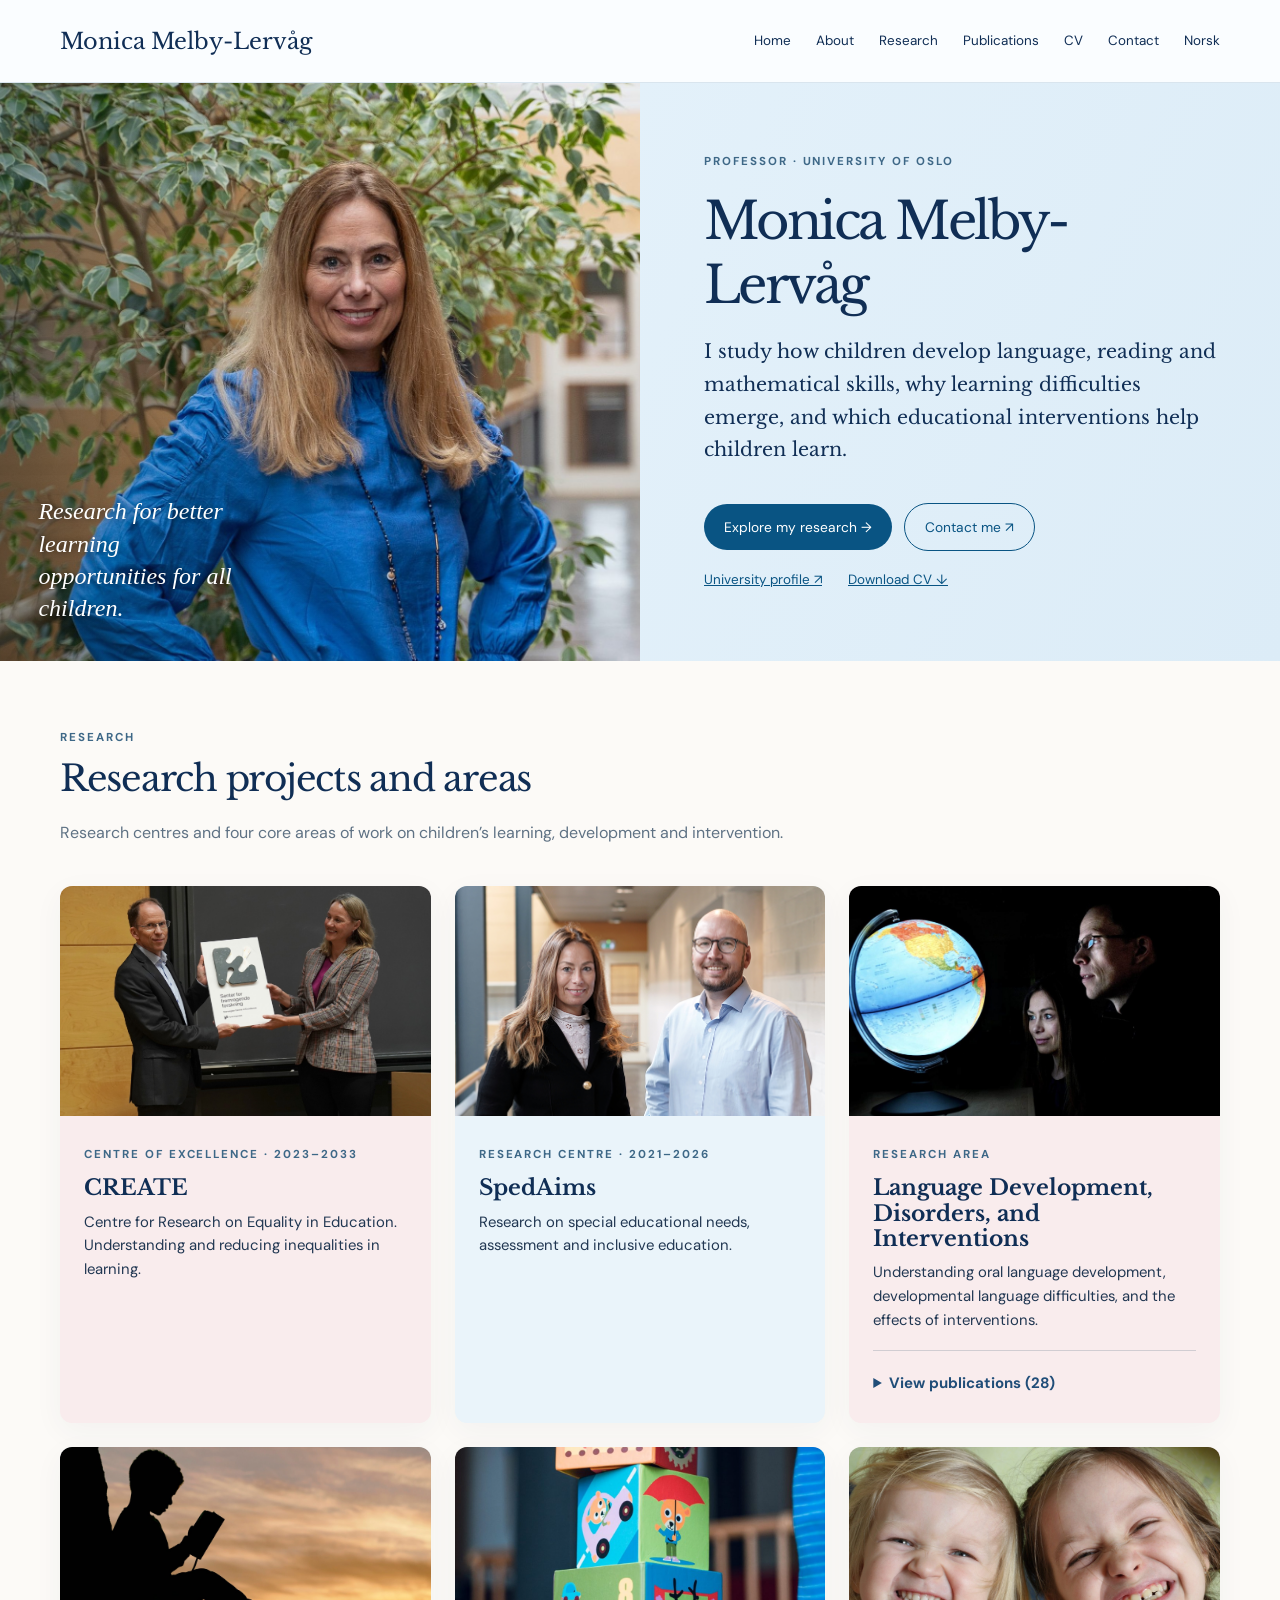
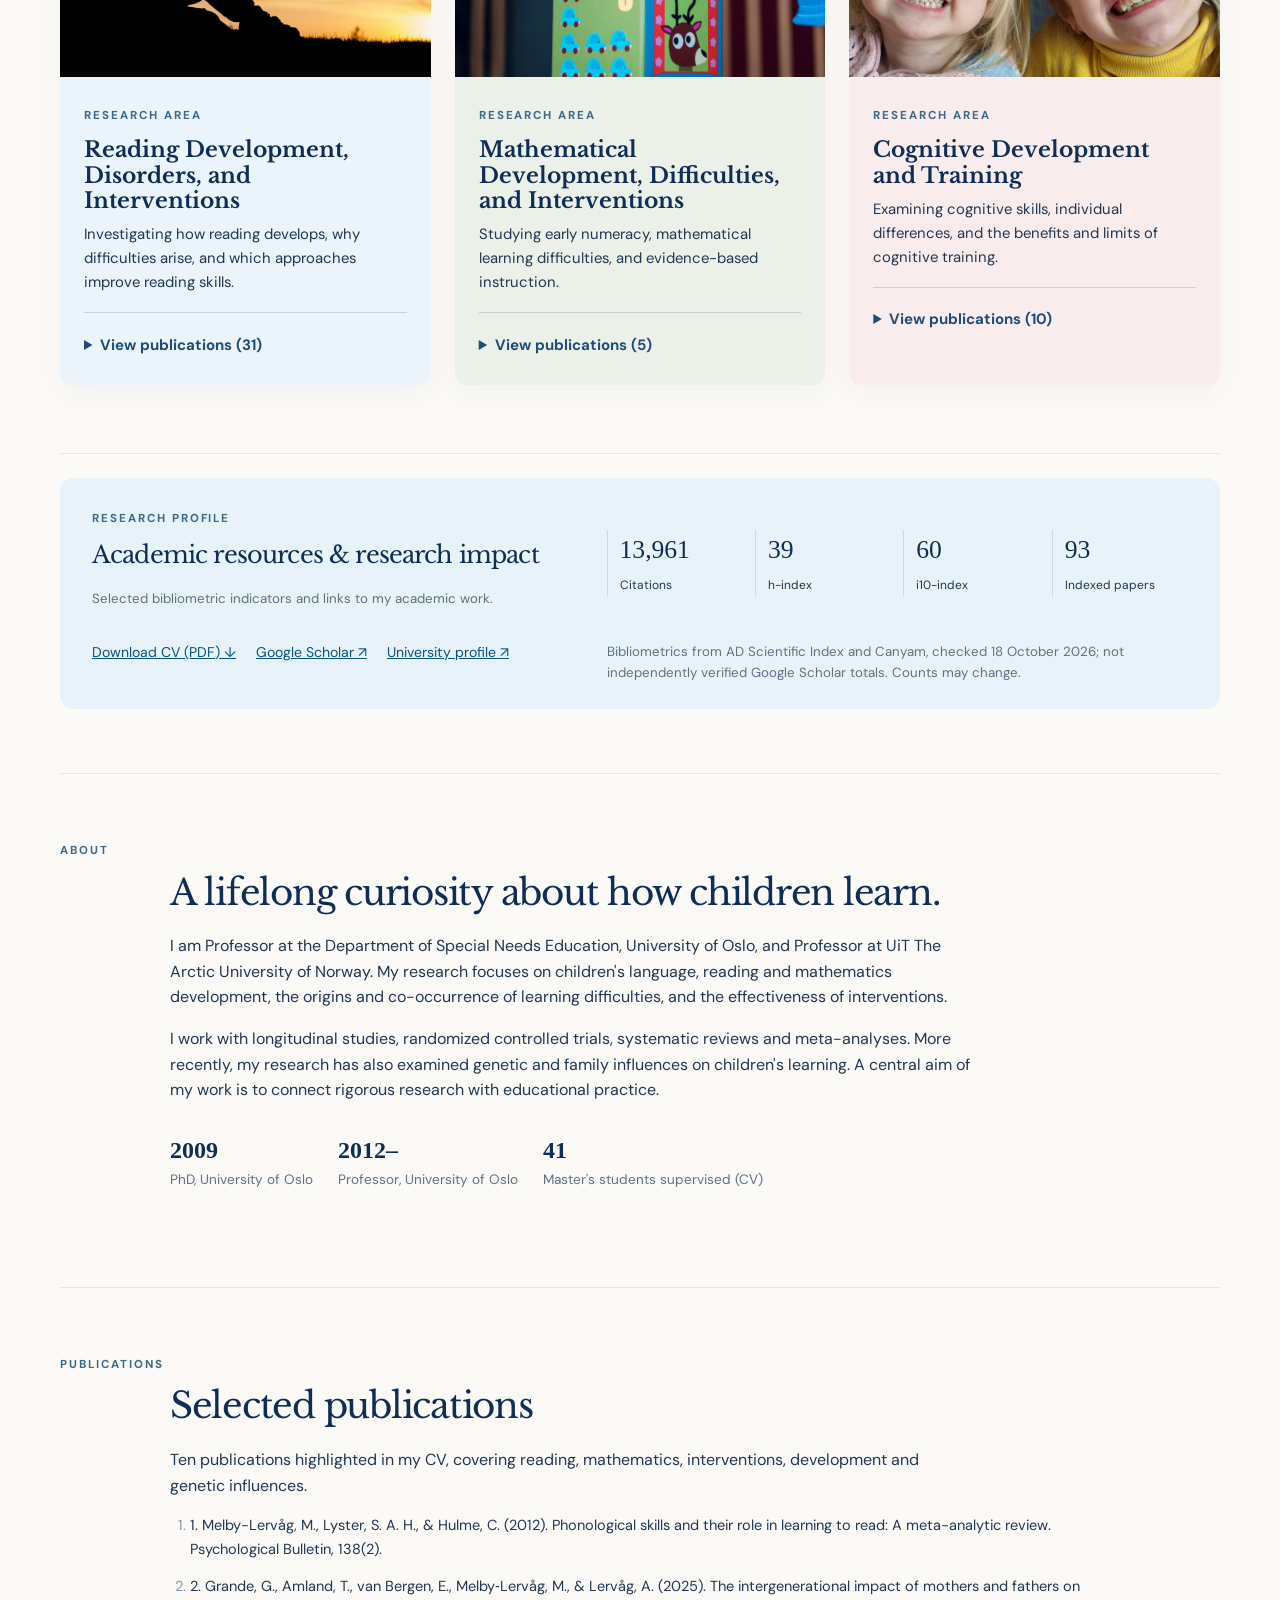
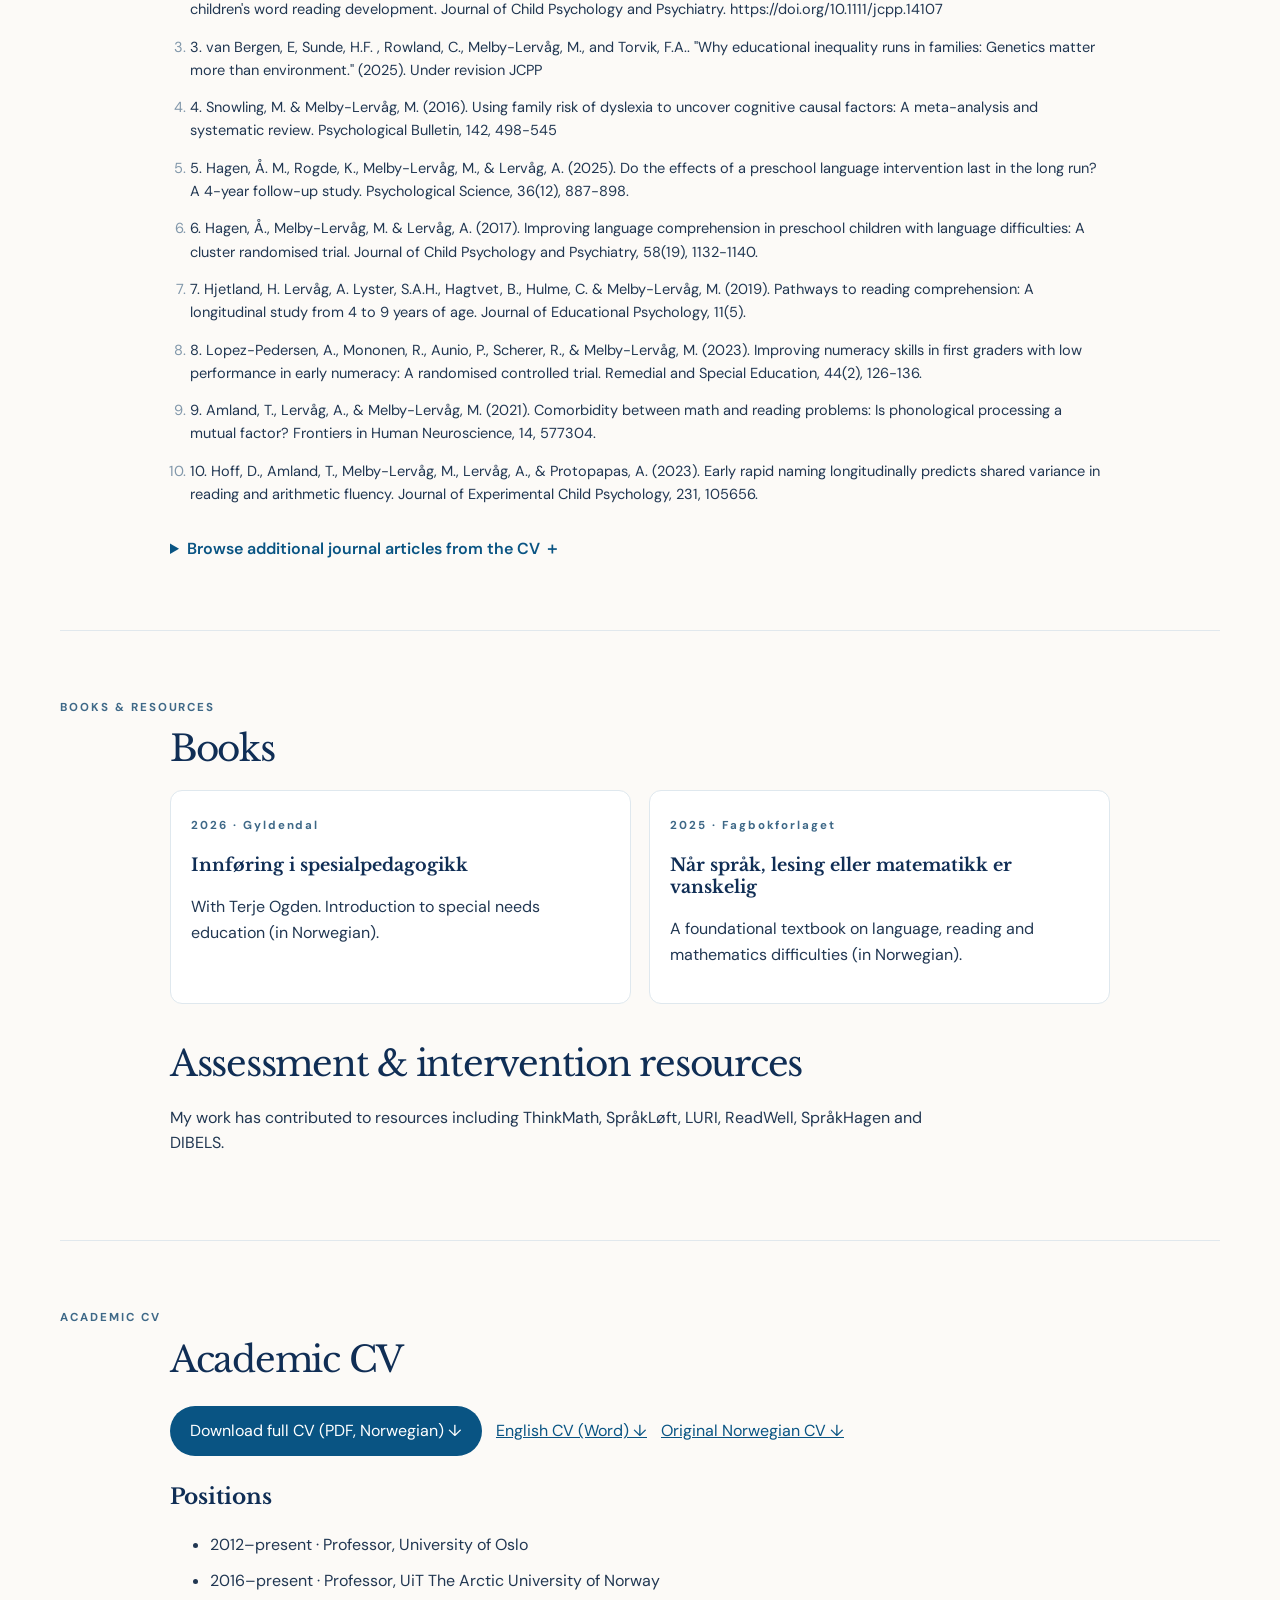
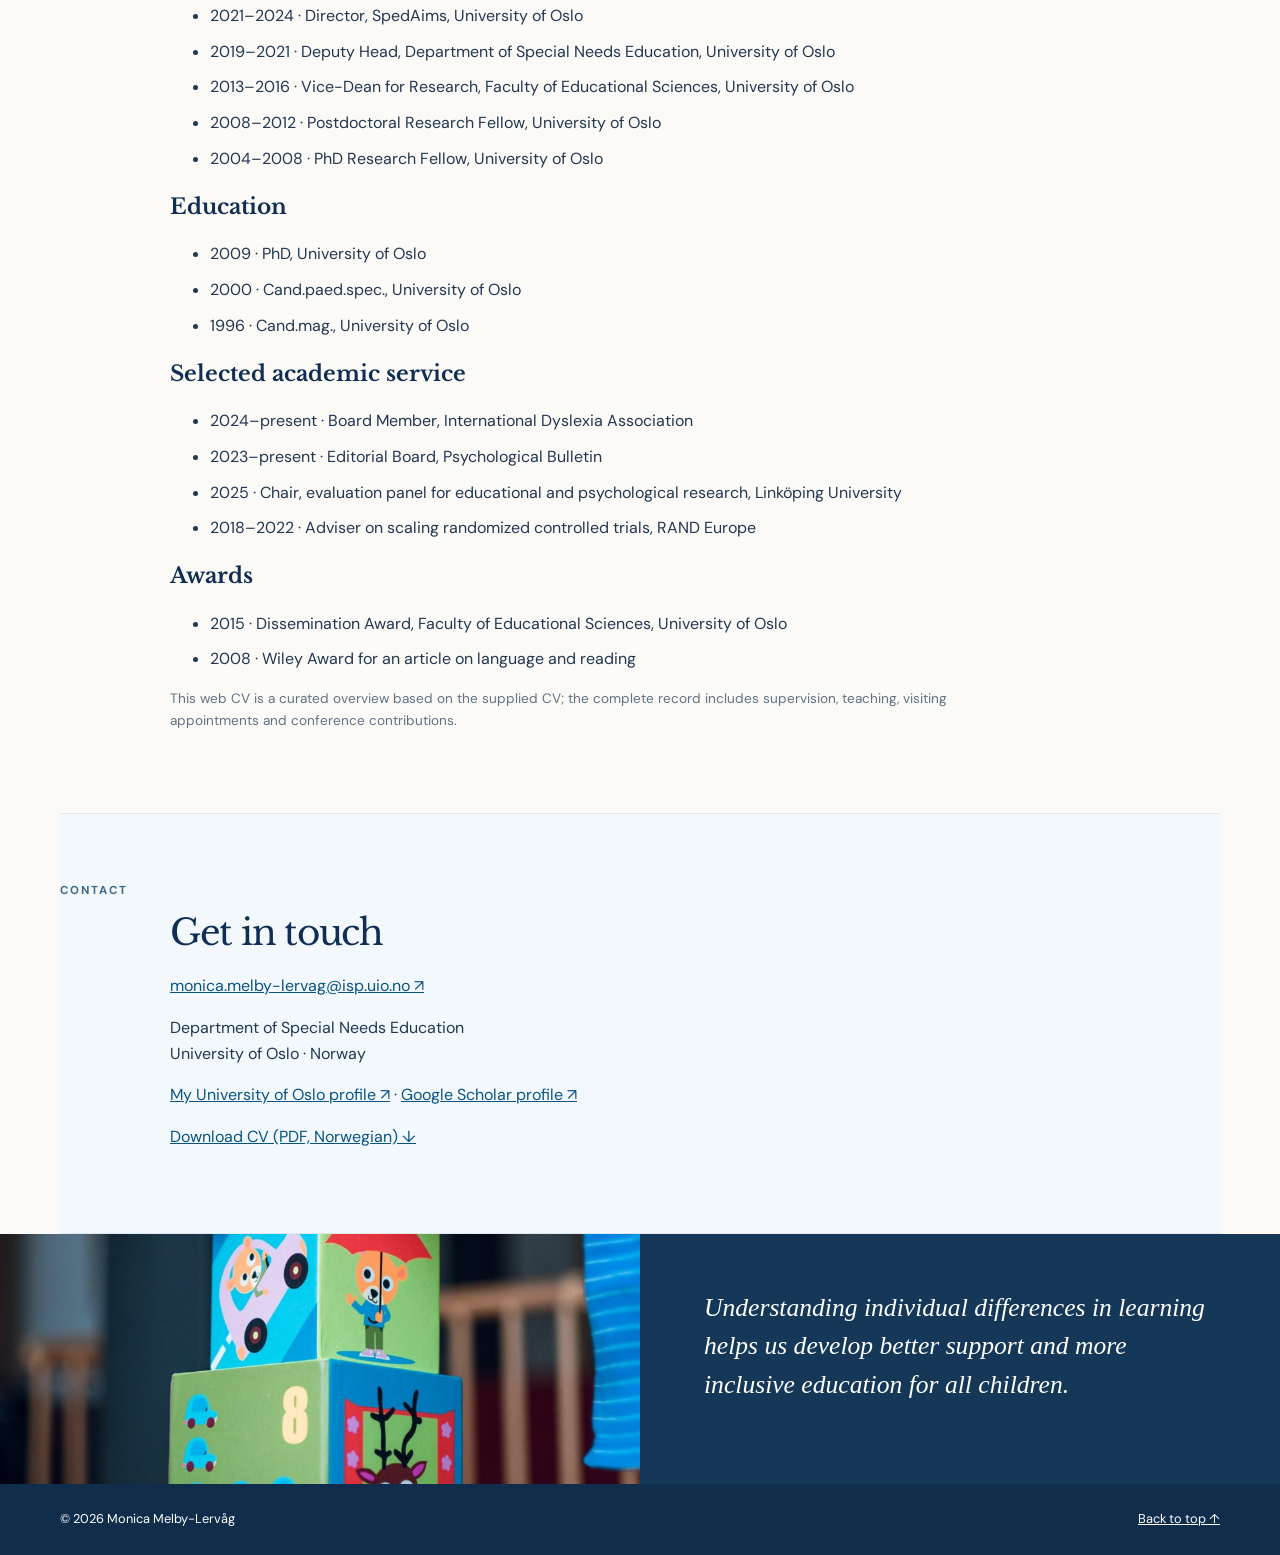
<file: index.html>
<!DOCTYPE html>

<html lang="en"><head><meta charset="utf-8"/><meta content="width=device-width,initial-scale=1" name="viewport"/><meta content="Monica Melby-Lervåg — Professor of Special Needs Education at the University of Oslo. Research on language, reading, mathematics, learning difficulties and interventions." name="description"/><title>Monica Melby-Lervåg | Professor, University of Oslo</title><link href="style.css" rel="stylesheet"/><link rel="canonical" href="https://melby-lervag.github.io/"/><link rel="alternate" hreflang="nb" href="https://melby-lervag.github.io/no.html"/><link rel="alternate" hreflang="en" href="https://melby-lervag.github.io/"/><link rel="alternate" hreflang="x-default" href="https://melby-lervag.github.io/"/><meta name="robots" content="index, follow, max-image-preview:large"/><meta property="og:type" content="profile"/><meta property="og:title" content="Monica Melby-Lervåg | Research and publications"/><meta property="og:url" content="https://melby-lervag.github.io/"/></head><body><header class="top"><div class="shell nav"><a class="brand" href="#top">Monica Melby-Lervåg</a><nav aria-label="Main navigation"><a href="#home">Home</a><a href="#about">About</a><a href="#research">Research</a><a href="#publications">Publications</a><a href="#cv">CV</a><a href="#contact">Contact</a><a class="lang-switch" href="no.html" lang="no" hreflang="no">Norsk</a></nav></div></header><main id="top"><section class="hero" id="home"><div class="hero-photo"><div class="hero-photo-quote">Research for better learning opportunities for all children.</div></div><div class="hero-copy"><div class="eyebrow">PROFESSOR · UNIVERSITY OF OSLO</div><h1>Monica Melby-Lervåg</h1><p class="intro">I study how children develop language, reading and mathematical skills, why learning difficulties emerge, and which educational interventions help children learn.</p><div class="actions"><a class="primary" href="#research">Explore my research →</a><a class="secondary" href="mailto:monica.melby-lervag@isp.uio.no">Contact me ↗</a></div><div class="hero-links"><a href="https://www.uv.uio.no/isp/english/people/aca/monima/index.html" rel="noopener" target="_blank">University profile ↗</a><a download="" href="Monica_Melby-Lervag_CV.pdf">Download CV ↓</a></div></div></section><section class="section shell" id="research"><div class="section-label">RESEARCH</div><div class="research-top"><div><h2>Research projects and areas</h2><p>Research centres and four core areas of work on children’s learning, development and intervention.</p></div></div><div class="featured-projects"><article class="feature-card rose"><img alt="CREATE centre of excellence award ceremony" loading="lazy" src="images/create-award.jpg"/><div class="feature-body"><span class="eyebrow">CENTRE OF EXCELLENCE · 2023–2033</span><h3>CREATE</h3><p>Centre for Research on Equality in Education. Understanding and reducing inequalities in learning.</p></div></article><article class="feature-card blue"><img alt="Monica Melby-Lervåg with a colleague at the University of Oslo" loading="lazy" src="images/spedaims-team.jpg"/><div class="feature-body"><span class="eyebrow">RESEARCH CENTRE · 2021–2026</span><h3>SpedAims</h3><p>Research on special educational needs, assessment and inclusive education.</p></div></article><article class="feature-card rose"><img alt="Illustration for Language Development, Disorders, and Interventions" loading="lazy" src="images/language.jpg"/><div class="feature-body"><span class="eyebrow">RESEARCH AREA</span><h3>Language Development, Disorders, and Interventions</h3><p>Understanding oral language development, developmental language difficulties, and the effects of interventions.</p><details class="area-publications"><summary>View publications (28)</summary><ol class="area-bibliography"><li>Dolean, D. D., Lervåg, A. O., &amp; Melby-Lervåg, M. (2026). The Effectiveness of a Language Comprehension Intervention on the Language, Reading, and Writing Skills of Socioeconomically Disadvantaged Students. Reading Research Quarterly, 61(3). <a href="https://doi.org/10.1002/rrq.70123" rel="noopener noreferrer" target="_blank">DOI / source ↗</a></li><li>Hagen, Å. M., Rogde, K., Lervåg, A., Melby-Lervåg, M., &amp; Norbury, C. (2026). Long-term prognosis of low language proficiency in children. The Cochrane library, 2026(6). <a href="https://doi.org/10.1002/14651858.cd015268.pub2" rel="noopener noreferrer" target="_blank">DOI / source ↗</a></li><li>Hagen, Å. M., Rogde, K., Melby-Lervåg, M., &amp; Lervåg, A. (2025). Do the Effects of a Preschool Language Intervention Last in the Long Run? A 4-Year Follow-Up Study. Psychological Science, 36(12), 887-898. <a href="https://doi.org/10.1177/09567976251392219" rel="noopener noreferrer" target="_blank">DOI / source ↗</a></li><li>Grande, G., Diamanti, V., Protopapas, A., Melby-Lervåg, M., &amp; Lervåg, A. (2024). The development of morphological awareness and vocabulary: What influences what? Applied Psycholinguistics. <a href="https://doi.org/10.1017/S0142716424000213" rel="noopener noreferrer" target="_blank">DOI / source ↗</a></li><li>Nag, S., Vagh, S. B., Dulay, K. M., Snowling, M., Donolato, E., &amp; Melby-Lervåg, M. (2024). Home Learning Environments and Children’s Language and Literacy Skills: A Meta-Analytic Review of Studies Conducted in Low- and Middle-Income Countries. Psychological bulletin, 150(2), 132-153. <a href="https://doi.org/10.1037/bul0000417" rel="noopener noreferrer" target="_blank">DOI / source ↗</a></li><li>Donolato, E., Toffalini, E., Rogde, K., Nordahl-Hansen, A., Lervåg, A., Norbury, C. F., &amp; Melby-Lervåg, M. (2023). Oral language interventions can improve language outcomes in children with neurodevelopmental disorders: A systematic review and meta-analysis. Campbell Systematic Reviews, 19(4), 1-48. <a href="https://doi.org/10.1002/cl2.1368" rel="noopener noreferrer" target="_blank">DOI / source ↗</a></li><li>Bratlie, S. S., Brinchmann, E. I., Melby-Lervåg, M., &amp; Torkildsen, J. V. K. (2022). Morphology—A Gateway to Advanced Language: Meta-Analysis of Morphological Knowledge in Language-Minority Children. Review of Educational Research. <a href="https://doi.org/10.3102/00346543211073186" rel="noopener noreferrer" target="_blank">DOI / source ↗</a></li><li>Donolato, E., Cardillo, R., Mammarella, I. C., &amp; Melby-Lervåg, M. (2021). Research Review: Language and specific learning disorders in children and their co-occurrence with internalizing and externalizing problems: a systematic review and meta-analysis. Journal of Child Psychology and Psychiatry, 63(5), 507-518. <a href="https://doi.org/10.1111/jcpp.13536" rel="noopener noreferrer" target="_blank">DOI / source ↗</a></li><li>Karlsen, J., Hjetland, H. N., Hagtvet, B. E., Braeken, J., &amp; Melby-Lervåg, M. (2021). The concurrent and longitudinal relationship between narrative skills and other language skills in children. First language. <a href="https://doi.org/10.1177/0142723721995688" rel="noopener noreferrer" target="_blank">DOI / source ↗</a></li><li>Rogde, K., Hagen, Å. M., Lervåg, A., &amp; Melby-Lervåg, M. (2021). Improvement in oral language interventions: Differences and relation between effects on treatment-inherent measures and effects on standardized tests. Nordic Journal of Literacy Research, 7(2), 1-18. <a href="https://doi.org/10.23865/njlr.v7.2814" rel="noopener noreferrer" target="_blank">DOI / source ↗</a></li><li>Helland, S. S., Røysamb, E., Brandlistuen, R. E., Melby-Lervåg, M., &amp; Gustavson, K. (2020). A Common Family Factor Underlying Language Difficulties and Internalizing Problems: Findings From a Population-Based Sibling Study. Journal of Learning Disabilities, 53(5), 399-409. <a href="https://doi.org/10.1177/0022219420911634" rel="noopener noreferrer" target="_blank">DOI / source ↗</a></li><li>Hulme, C., Snowling, M. J., West, G., Lervåg, A., &amp; Melby-Lervåg, M. (2020). Children’s Language Skills Can Be Improved: Lessons From Psychological Science for Educational Policy. Current Directions in Psychological Science, 29(4), 372-377. <a href="https://doi.org/10.1177/0963721420923684" rel="noopener noreferrer" target="_blank">DOI / source ↗</a></li><li>Melby-Lervåg, M., Hagen, Å. M., &amp; Lervåg, A. (2019). Disentangling the far transfer of language comprehension gains using latent mediation models. Developmental Science. <a href="https://doi.org/10.1111/desc.12929" rel="noopener noreferrer" target="_blank">DOI / source ↗</a></li><li>Nordahl-Hansen, A., Donolato, E., Lervåg, A., Norbury, C. F., &amp; Melby-Lervåg, M. (2019). PROTOCOL: Language interventions for improving oral language outcomes in children with neurodevelopmental disorders: A systematic review. Campbell Systematic Reviews, 15:e1062(4), 1-21. <a href="https://doi.org/10.1002/cl2.1062" rel="noopener noreferrer" target="_blank">DOI / source ↗</a></li><li>Rogde, K., Hagen, Å. M., Melby-Lervåg, M., &amp; Lervåg, A. (2019). The effect of linguistic comprehension instruction on generalized language and reading comprehension skills: A systematic review. Campbell Systematic Reviews, 15:e1059(4), 1-37. <a href="https://doi.org/10.1002/cl2.1059" rel="noopener noreferrer" target="_blank">DOI / source ↗</a></li><li>Rogde, K., Melby-Lervåg, M., &amp; Lervåg, A. (2016). Improving the linguistic comprehension skills of second-language learners in preschool: A randomized trial study. Journal of Research on Educational Effectiveness. <a href="https://doi.org/10.1080/19345747.2016.1171935" rel="noopener noreferrer" target="_blank">DOI / source ↗</a></li><li>Klem, M., Melby-Lervåg, M., Hagtvet, B. E., Lyster, S. H., Gustafsson, J., &amp; Hulme, C. (2015). Sentence repetition is a measure of children's language skills rather than working memory limitations. Developmental Science, 18(1), 146-154. <a href="https://doi.org/10.1111/desc.12202" rel="noopener noreferrer" target="_blank">DOI / source ↗</a></li><li>Hagen, Å. M. M., Melby-Lervåg, M., &amp; Lervåg, A. (2015). Barn som strever med språk og leseferdigheter: Hvilke tiltak virker? In Solem, C. (Ed.), Dysleksivennlig skole. Dysleksi Norge.</li><li>Hagen, Å. M. M., Melby-Lervåg, M., &amp; Lervåg, A. (2014). Barn som strever med språk og leseferdigheter: Hvilke tiltak virker? Norwegian tidsskrift for logopedi, 60(4), 6-13.</li><li>Lervåg, A. &amp; Melby-Lervåg, M. (2014). Utvikling av språk og leseferdigheter hos minoritetsspråklige. In Wittek, L. &amp; Stray, J. H. (Eds.), Pedagogikk - en grunnbok (pp. 437-453). Cappelen Damm Akademisk.</li><li>Melby-Lervåg, M. &amp; Lervåg, A. (2014). Språklig utvikling hos barn fra null til fem år. In Glaser, V., Størksen, I., &amp; Drugli, M. B. (Eds.), Utvikling, lek og læring i barnehagen. Forskning og praksis. Fagbokforlaget.</li><li>Melby-Lervåg, M. (2013). Preventing Literacy Failure in Children at Risk: Effects from a Preschool Intervention on Language and Literacy. A Comparative Study of Effects from an Oral Language Intervention on Native Norwegian Speaking Children and Bilingual Minority Children. In Johnsen, B. H. (Ed.), Research Project Preparation within Education and Special Needs Education. Introduction to Theory of Science, Project Planning and Research Plans (pp. 172-186). Cappelen Damm Akademisk.</li><li>Melby-Lervåg, M. &amp; Lervåg, A. (2012). Barnets språkutvikling. Spedbarnsboken, 140-140.</li><li>Melby-Lervåg, M., Lervåg, A., Lyster, S. H., Klem, M., Hagtvet, B. E., &amp; Hulme, C. (2012). Nonword repetition ability does not appear to be a causal influence on children’s vocabulary development. Psychological Science, 23(10), 1069-1098. <a href="https://doi.org/10.1177/0956797612443833" rel="noopener noreferrer" target="_blank">DOI / source ↗</a></li><li>Melby-Lervåg, M. (2011). Effekten av språkstimulering i førskolelader [i.e. førskolealder] på senere leseforståelse : hva kan forskning fortelle oss? Spesialpedagogikk, 76(2), 41-51.</li><li>Næss, K. B., Lyster, S. H., Hulme, C., &amp; Melby-Lervåg, M. (2011). Language and verbal short-term memory skills in children with Down syndrome: A meta-analytic review. Research in Developmental Disabilities, 32(6), 2225-2234. <a href="https://doi.org/10.1016/j.ridd.2011.05.014" rel="noopener noreferrer" target="_blank">DOI / source ↗</a></li><li>Melby-Lervåg, M. (2010). Kognitive markører for dysleksi og spesifikke språkvansker : utredning av dysleksi og spesifikke språkvansker: hvilke oppgaver er egnet som mulige kognitive markører? Skolepsykologi, 45(6), 37-56.</li><li>Melby-Lervåg, M. (2010). Nonordrepetisjon og setningsminne hos barn med spesifikke språkvansker: Hva karakteriserer deres ferdigheter og hvordan kan dette tolkes? Norwegian tidsskrift for logopedi, 56(1), 5-12.</li></ol></details></div></article><article class="feature-card blue"><img alt="Illustration for Reading Development, Disorders, and Interventions" loading="lazy" src="images/better-reading.jpg"/><div class="feature-body"><span class="eyebrow">RESEARCH AREA</span><h3>Reading Development, Disorders, and Interventions</h3><p>Investigating how reading develops, why difficulties arise, and which approaches improve reading skills.</p><details class="area-publications"><summary>View publications (31)</summary><ol class="area-bibliography"><li>Grande, G., Amland, T., Bergen, E. V., Melby-Lervåg, M., &amp; Lervåg, A. (2025). The intergenerational impact of mothers and fathers on children’s word reading development. Journal of Child Psychology and Psychiatry, 66(7), 946-955. <a href="https://doi.org/10.1111/jcpp.14107" rel="noopener noreferrer" target="_blank">DOI / source ↗</a></li><li>Walquist-Sørli, L., Melby-Lervåg, M., Friborg, O., &amp; Nergård-Nilssen, T. (2025). Speech sound skills, language comprehension, and early reading development in poor readers. Journal of Child Language. <a href="https://doi.org/10.1017/S0305000925100329" rel="noopener noreferrer" target="_blank">DOI / source ↗</a></li><li>Lyster, S. A. H., Melby-Lervåg, M., &amp; Hofslundsengen, H. C. (2025). Lese- og skrivevansker. In Befring, E. &amp; Næss, K. B. (Eds.), Spesialpedagogikk (pp. 379-410). Cappelen Damm Akademisk.</li><li>Diamanti, V., Grande, G. G., Protopapas, A., Melby-Lervåg, M., &amp; Lervåg, A. (2024). Preschool Morphological Awareness and Developmental Change in Early Reading Ability. Scientific Studies of Reading. <a href="https://doi.org/10.1080/10888438.2024.2370843" rel="noopener noreferrer" target="_blank">DOI / source ↗</a></li><li>Sørli, L. W., Caglar-Ryeng, Ø., Furnes, B. R., Nilssen, T. N., Donolato, E., &amp; Melby-Lervåg, M. (2024). Are Speech Sound Difficulties Risk Factors for Difficulties in Language and Reading Skills? A Systematic Review and Meta-Analysis. Journal of Speech, Language and Hearing Research, 68(1), 164-177. <a href="https://doi.org/10.1044/2024_JSLHR-24-00170" rel="noopener noreferrer" target="_blank">DOI / source ↗</a></li><li>Gunnerud, H. L., Foldnes, N., &amp; Melby-Lervåg, M. (2022). Levels of skills and predictive patterns of reading comprehension in bilingual children with an early age of acquisition. Reading and writing. <a href="https://doi.org/10.1007/s11145-022-10286-2" rel="noopener noreferrer" target="_blank">DOI / source ↗</a></li><li>Lervåg, A. &amp; Melby-Lervåg, M. (2022). Early prediction of learning outcomes in reading. In Skeide, M. A. (Ed.), he Cambridge Handbook of Dyslexia and Dyscalculia (Cambridge Handbooks in Psychology) (pp. 305-317). Cambridge University Press. <a href="https://doi.org/10.1017/9781108973595.024" rel="noopener noreferrer" target="_blank">DOI / source ↗</a></li><li>Lervåg, A. &amp; Melby-Lervåg, M. (2022). Modeling the Development of Reading Comprehension. In Snowling, M. J., Hulme, C., &amp; Nation, K. (Eds.), The Science of Reading: A Handbook (Wiley Blackwell Handbooks of Developmental Psychology) 2nd Edition (pp. 280-297). Wiley-Blackwell.</li><li>Dolean, D., Lervåg, A., Visu-Petra, L., &amp; Melby-Lervåg, M. (2021). Language skills, and not executive functions, predict the development of reading comprehension of early readers: evidence from an orthographically transparent language. Reading and writing. <a href="https://doi.org/10.1007/s11145-020-10107-4" rel="noopener noreferrer" target="_blank">DOI / source ↗</a></li><li>Thurmann-Moe, A. C., Melby-Lervåg, M., &amp; Lervåg, A. (2021). Effects of Articulatory Consciousness Training in First Graders with a Reading Delay: A Randomised Control Trial. Scandinavian Journal of Educational Research, 1-18. <a href="https://doi.org/10.1080/00313831.2020.1869823" rel="noopener noreferrer" target="_blank">DOI / source ↗</a></li><li>Thurmann-Moe, A. C., Melby-Lervåg, M., &amp; Lervåg, A. (2021). The impact of articulatory consciousness training on reading and spelling literacy in students with severe dyslexia: an experimental single case study. Annals of Dyslexia. <a href="https://doi.org/10.1007/s11881-021-00225-1" rel="noopener noreferrer" target="_blank">DOI / source ↗</a></li><li>Hjetland, H. N., Brinchmann, E. I., Scherer, R., Hulme, C., &amp; Melby-Lervåg, M. (2020). Preschool pathways to reading comprehension: A systematic meta-analytic review. Educational Research Review, 30:100323, 1-23. <a href="https://doi.org/10.1016/j.edurev.2020.100323" rel="noopener noreferrer" target="_blank">DOI / source ↗</a></li><li>Lervåg, A., Dolean, D., Tincas, I., &amp; Melby-Lervåg, M. (2019). Socioeconomic background, nonverbal IQ and school absence affects the development of vocabulary and reading comprehension in children living in severe poverty. Developmental Science, 22(5). <a href="https://doi.org/10.1111/desc.12858" rel="noopener noreferrer" target="_blank">DOI / source ↗</a></li><li>Dolean, D., Melby-Lervåg, M., Tincas, I., Damsa, C. I., &amp; Lervåg, A. (2019). Achievement gap: Socioeconomic status affects reading development beyond language and cognition in children facing poverty. Learning and Instruction, 63. <a href="https://doi.org/10.1016/j.learninstruc.2019.101218" rel="noopener noreferrer" target="_blank">DOI / source ↗</a></li><li>Hjetland, H. N., Lervåg, A., Lyster, S. H., Hagtvet, B. E., Hulme, C., &amp; Melby-Lervåg, M. (2019). Pathways to Reading Comprehension: A Longitudinal Study From 4 to 9 Years of Age. Journal of Educational Psychology, 111(5), 751-763. <a href="https://doi.org/10.1037/edu0000321" rel="noopener noreferrer" target="_blank">DOI / source ↗</a></li><li>Lyster, S. H., Melby-Lervåg, M., &amp; Hofslundsengen, H. C. (2019). Lese- og skrivevansker. In Befring, E., Næss, K. B., &amp; Tangen, R. S. (Eds.), Spesialpedagogikk (pp. 338-364). Cappelen Damm Akademisk.</li><li>Lervåg, A., Hulme, C., &amp; Melby-Lervåg, M. (2018). Unpicking the Developmental Relationship Between Oral Language Skills and Reading Comprehension: It's Simple, But Complex. Child Development, 89(5), 1821-1838. <a href="https://doi.org/10.1111/cdev.12861" rel="noopener noreferrer" target="_blank">DOI / source ↗</a></li><li>Hjetland, H. N., Brinchmann, E. I., Scherer, R., &amp; Melby-Lervåg, M. (2017). Preschool predictors of later reading comprehension ability: a systematic review. Campbell Systematic Reviews, 14. <a href="https://doi.org/10.4073/csr.2017.14" rel="noopener noreferrer" target="_blank">DOI / source ↗</a></li><li>Snowling, M. J. &amp; Melby-Lervåg, M. (2016). Oral language deficits in familial dyslexia: A meta-analysis and review. Psychological bulletin, 142(5), 498-545. <a href="https://doi.org/10.1037/bul0000037" rel="noopener noreferrer" target="_blank">DOI / source ↗</a></li><li>Hjetland, H. N., Brinchmann, E. I., Lyster, S. H., Hagtvet, B. E., &amp; Melby-Lervåg, M. (2015). PROTOCOL: Preschool Predictors of Later Reading Comprehension Ability: A Systematic Review. Campbell Systematic Reviews, 11(1), 1-40. <a href="https://doi.org/10.1002/CL2.139" rel="noopener noreferrer" target="_blank">DOI / source ↗</a></li><li>Melby-Lervåg, M. &amp; Lervåg, A. (2014). Effects of educational interventions targeting reading comprehension and underlying components. Child Development Perspectives (CDP), 8(2), 96-100. <a href="https://doi.org/10.1111/cdep.12068" rel="noopener noreferrer" target="_blank">DOI / source ↗</a></li><li>Melby-Lervåg, M. &amp; Lervåg, A. (2014). Reading Comprehension and its Underlying Components in Second Language Learners: A Meta-analysis of Studies Comparing First and Second Language Learners. Psychological bulletin, 140(2), 409-433. <a href="https://doi.org/10.1037/a0033890" rel="noopener noreferrer" target="_blank">DOI / source ↗</a></li><li>Melby-Lervåg, M. (2012). Arv, miljø og dysleksi : metoder, hovedfunn og implikasjoner for praksis. Spesialpedagogikk, 77(2), 43-55.</li><li>Melby-Lervåg, M. &amp; Lervåg, A. O. (2012). Oral language skills moderate nonword repetition skills in children with dyslexia: A meta-analysis of the role of nonword repetition skills in dyslexia. Scientific Studies of Reading, 16(1), 1-34. <a href="https://doi.org/10.1080/10888438.2010.537715" rel="noopener noreferrer" target="_blank">DOI / source ↗</a></li><li>Melby-Lervåg, M., Lyster, S. H., &amp; Hulme, C. (2012). Phonological Skills and Their Role in Learning to Read: A Meta-Analytic Review. Psychological bulletin, 138(2), 322-352. <a href="https://doi.org/10.1037/a0026744" rel="noopener noreferrer" target="_blank">DOI / source ↗</a></li><li>Næss, K. B., Melby-Lervåg, M., Hulme, C., &amp; Lyster, S. H. (2012). Reading skills in children with Down syndrome: A meta-analytic review. Research in Developmental Disabilities, 33(2), 737-747. <a href="https://doi.org/10.1016/j.ridd.2011.09.019" rel="noopener noreferrer" target="_blank">DOI / source ↗</a></li><li>Melby-Lervåg, M. &amp; Lervåg, A. O. (2011). Cross-linguistic transfer of oral language, decoding, phonological awareness, and reading comprehension: A meta-analysis of the correlational evidence. Journal of Research in Reading, 34(1), 114-135. <a href="https://doi.org/10.1111/j.1467-9817.2010.01477.x" rel="noopener noreferrer" target="_blank">DOI / source ↗</a></li><li>Melby-Lervåg, M. &amp; Lervåg, A. O. (2011). Hvilken betydning har morsmålsferdigheter for utviklingen av leseforståelse og dets underliggende komponenter på andrespråket? Norwegian pedagogisk tidsskrift, 95(5), 330-341.</li><li>Melby-Lervåg, M. (2011). The Relative Predictive Contribution and Causal Role of Phoneme Awareness, Rhyme Awareness and Verbal Short-Term Memory in Reading Skills: A Review. Scandinavian Journal of Educational Research, 56(4), 363-380. <a href="https://doi.org/10.1080/00313831.2011.594611" rel="noopener noreferrer" target="_blank">DOI / source ↗</a></li><li>Hagtvet, B. E., Lyster, S. H., Melby-Lervåg, M., Næss, K. B., Hjetland, H. N., Engevik, L. I., Hølland, S., Karlsen, J., Klem, M., &amp; Kruse, J. (2011). Ordforråd i førskolealder og senere leseferdigheter - En metaanalytisk tilnærming. Spesialpedagogikk(1).</li><li>Lervåg, A. O. &amp; Melby-Lervåg, M. (2009). Muntlig språk, ordavkoding og leseforståelse hos tospråklige: En sammenfatning av empiriske studier. Norwegian pedagogisk tidsskrift, 93(4), 264-279.</li></ol></details></div></article><article class="feature-card sage"><img alt="Illustration for Mathematical Development, Difficulties, and Interventions" loading="lazy" src="images/literacy-numeracy.jpg"/><div class="feature-body"><span class="eyebrow">RESEARCH AREA</span><h3>Mathematical Development, Difficulties, and Interventions</h3><p>Studying early numeracy, mathematical learning difficulties, and evidence-based instruction.</p><details class="area-publications"><summary>View publications (5)</summary><ol class="area-bibliography"><li>Høgetveit, A. M., Canrinus, E. T., Donolato, E., &amp; Melby‐Lervåg, M. (2026). Research Review: Mathematical skills in children with developmental language disorder – a systematic review and meta‐analysis. Journal of Child Psychology and Psychiatry. <a href="https://doi.org/10.1111/jcpp.70138" rel="noopener noreferrer" target="_blank">DOI / source ↗</a></li><li>Wahl, H. N., Donolato, E., Melby-Lervåg, M., &amp; Lervåg, A. (2025). The psychometric properties of two math anxiety scales in a sample of Norwegian primary school children. Scandinavian Journal of Educational Research, 70(1), 147-163. <a href="https://doi.org/10.1080/00313831.2025.2459906" rel="noopener noreferrer" target="_blank">DOI / source ↗</a></li><li>Amland, T., Grande, G., Scherer, R., Lervåg, A., &amp; Melby-Lervåg, M. (2024). Cognitive Factors Underlying Mathematical Skills: A Systematic Review and Meta-Analysis. Psychological bulletin. <a href="https://doi.org/10.1037/bul0000457" rel="noopener noreferrer" target="_blank">DOI / source ↗</a></li><li>Hoff, D. A., Amland, T., Melby-Lervåg, M., Lervåg, A., &amp; Protopapas, A. (2023). Early rapid naming longitudinally predicts shared variance in reading and arithmetic fluency. Journal of Experimental Child Psychology, 231. <a href="https://doi.org/10.1016/j.jecp.2023.105656" rel="noopener noreferrer" target="_blank">DOI / source ↗</a></li><li>Amland, T., Lervåg, A., &amp; Melby-Lervåg, M. (2021). Comorbidity Between Math and Reading Problems: Is Phonological Processing a Mutual Factor? Frontiers in Human Neuroscience, 14. <a href="https://doi.org/10.3389/fnhum.2020.577304" rel="noopener noreferrer" target="_blank">DOI / source ↗</a></li></ol></details></div></article><article class="feature-card rose"><img alt="Illustration for Cognitive Development and Training" loading="lazy" src="images/research.jpg"/><div class="feature-body"><span class="eyebrow">RESEARCH AREA</span><h3>Cognitive Development and Training</h3><p>Examining cognitive skills, individual differences, and the benefits and limits of cognitive training.</p><details class="area-publications"><summary>View publications (10)</summary><ol class="area-bibliography"><li>West, G., Melby-Lervåg, M., &amp; Hulme, C. (2021). Is a procedural learning deficit a causal risk factor for developmental language disorder or dyslexia? A meta-analytic review. Developmental Science, 57(5), 749-770. <a href="https://doi.org/10.1037/dev0001172" rel="noopener noreferrer" target="_blank">DOI / source ↗</a></li><li>Gunnerud, H. L., Braak, D. T., Reikerås, E. K. L., Donolato, E., &amp; Melby-Lervåg, M. (2020). Is bilingualism related to a cognitive advantage in children? A systematic review and meta-analysis. Psychological bulletin, 146(12), 1059-1083. <a href="https://doi.org/10.1037/bul0000301" rel="noopener noreferrer" target="_blank">DOI / source ↗</a></li><li>Melby-Lervåg, M. &amp; Hulme, C. (2016). There is no convincing evidence that working memory training is effective: A reply to Au et al. (2014) and Karbach and Verhaeghen (2014). Psychonomic Bulletin &amp; Review, 23(1), 324-330. <a href="https://doi.org/10.3758/s13423-015-0862-z" rel="noopener noreferrer" target="_blank">DOI / source ↗</a></li><li>Melby-Lervåg, M., Redick, T. S., &amp; Hulme, C. (2016). Working Memory Training Does Not Improve Performance on Measures of Intelligence or Other Measures of “Far Transfer”: Evidence From a Meta-Analytic Review. Perspectives on Psychological Science, 11(4), 512-534. <a href="https://doi.org/10.1177/1745691616635612" rel="noopener noreferrer" target="_blank">DOI / source ↗</a></li><li>Redick, T. S., Shipstead, Z., Wiemers, E. A., Melby-Lervåg, M., &amp; Hulme, C. (2015). What’s Working in Working Memory Training? An Educational Perspective. Educational Psychology Review. <a href="https://doi.org/10.1007/s10648-015-9314-6" rel="noopener noreferrer" target="_blank">DOI / source ↗</a></li><li>Melby-Lervåg, M. &amp; Hulme, C. (2013). Is Working Memory Training Effective? A Meta-Analytic Review. Developmental Psychology, 49(2), 270-291. <a href="https://doi.org/10.1037/a0028228" rel="noopener noreferrer" target="_blank">DOI / source ↗</a></li><li>Melby-Lervåg, M. &amp; Hulme, C. (2012). Current Evidence Does not Support the Claims made for CogMed working Memory Training. Journal of Applied Research in Memory and Cognition, 1(3), 197-197. <a href="https://doi.org/10.1016/j.jarmac.2012.06.006" rel="noopener noreferrer" target="_blank">DOI / source ↗</a></li><li>Melby-Lervåg, M. (2010). Kan arbeidsminnetrening hjelpe barn med språkrelaterte vansker? : en vurdering av teoretisk og empirisk grunnlag for arbeidsminnetrening. Norwegian tidsskrift for logopedi, 56(4), 24-32.</li><li>Melby-Lervåg, M. &amp; Hulme, C. (2010). Serial and Free Recall in children can be improved by training: Evidence for the importance of phonological and semantic representations in immediate memory tasks. Psychological Science, 21(11), 1694-1700. <a href="https://doi.org/10.1177/0956797610385355" rel="noopener noreferrer" target="_blank">DOI / source ↗</a></li><li>Melby-Lervåg, M. (2009). Phonological representations, verbal short-term memory and reading skills [Doctoral dissertation, monography]. University of Oslo.</li></ol></details></div></article></div></section><section class="section shell impact-section" id="impact"><div class="impact-banner"><div class="impact-intro"><span class="eyebrow">RESEARCH PROFILE</span><h2>Academic resources &amp; research impact</h2><p>Selected bibliometric indicators and links to my academic work.</p></div><div class="impact-compact"><div><strong>13,961</strong><span>Citations</span></div><div><strong>39</strong><span>h-index</span></div><div><strong>60</strong><span>i10-index</span></div><div><strong>93</strong><span>Indexed papers</span></div></div><div class="resource-links"><a download="" href="Monica_Melby-Lervag_CV.pdf">Download CV (PDF) ↓</a><a href="https://scholar.google.com/citations?user=DhjXRt4AAAAJ&amp;hl=en" rel="noopener" target="_blank">Google Scholar ↗</a><a href="https://www.uv.uio.no/isp/english/people/aca/monima/index.html" rel="noopener" target="_blank">University profile ↗</a></div><p class="impact-source">Bibliometrics from AD Scientific Index and Canyam, checked 18 October 2026; not independently verified Google Scholar totals. Counts may change.</p></div></section><section class="section shell" id="about"><div class="section-label">ABOUT</div><div class="section-body"><h2>A lifelong curiosity about how children learn.</h2><p>I am Professor at the Department of Special Needs Education, University of Oslo, and Professor at UiT The Arctic University of Norway. My research focuses on children's language, reading and mathematics development, the origins and co-occurrence of learning difficulties, and the effectiveness of interventions.</p><p>I work with longitudinal studies, randomized controlled trials, systematic reviews and meta-analyses. More recently, my research has also examined genetic and family influences on children's learning. A central aim of my work is to connect rigorous research with educational practice.</p><div class="stats"><div><b>2009</b><span>PhD, University of Oslo</span></div><div><b>2012–</b><span>Professor, University of Oslo</span></div><div><b>41</b><span>Master's students supervised (CV)</span></div></div></div></section><section class="section shell" id="publications"><div class="section-label">PUBLICATIONS</div><div class="section-body"><h2>Selected publications</h2><p>Ten publications highlighted in my CV, covering reading, mathematics, interventions, development and genetic influences.</p><ol class="bibliography"><li>1. Melby-Lervåg, M., Lyster, S. A. H., &amp; Hulme, C. (2012). Phonological skills and their role in learning to read: A meta-analytic review. Psychological Bulletin, 138(2).</li><li>2. Grande, G., Amland, T., van Bergen, E., Melby‐Lervåg, M., &amp; Lervåg, A. (2025). The intergenerational impact of mothers and fathers on children's word reading development. Journal of Child Psychology and Psychiatry. https://doi.org/10.1111/jcpp.14107</li><li>3. van Bergen, E, Sunde, H.F. ,  Rowland, C.,  Melby-Lervåg, M., and Torvik, F.A.. "Why educational inequality runs in families: Genetics matter more than environment." (2025). Under revision JCPP</li><li>4. Snowling, M. &amp; Melby-Lervåg, M. (2016). Using family risk of dyslexia to uncover cognitive causal factors: A meta-analysis and systematic review. Psychological Bulletin, 142, 498-545</li><li>5. Hagen, Å. M., Rogde, K., Melby-Lervåg, M., &amp; Lervåg, A. (2025). Do the effects of a preschool language intervention last in the long run? A 4-year follow-up study. Psychological Science, 36(12), 887-898.</li><li>6. Hagen, Å., Melby-Lervåg, M. &amp; Lervåg, A. (2017). Improving language comprehension in preschool children with language difficulties: A cluster randomised trial. Journal of Child Psychology and Psychiatry, 58(19), 1132-1140.</li><li>7. Hjetland, H. Lervåg, A. Lyster, S.A.H., Hagtvet, B., Hulme, C. &amp; Melby-Lervåg, M. (2019). Pathways to reading comprehension: A longitudinal study from 4 to 9 years of age. Journal of Educational Psychology, 11(5).</li><li>8. Lopez-Pedersen, A., Mononen, R., Aunio, P., Scherer, R., &amp; Melby-Lervåg, M. (2023). Improving numeracy skills in first graders with low performance in early numeracy: A randomised controlled trial. Remedial and Special Education, 44(2), 126-136.</li><li>9. Amland, T., Lervåg, A., &amp; Melby-Lervåg, M. (2021). Comorbidity between math and reading problems: Is phonological processing a mutual factor? Frontiers in Human Neuroscience, 14, 577304.</li><li>10. Hoff, D., Amland, T., Melby-Lervåg, M., Lervåg, A., &amp; Protopapas, A. (2023). Early rapid naming longitudinally predicts shared variance in reading and arithmetic fluency. Journal of Experimental Child Psychology, 231, 105656.</li></ol><details><summary>Browse additional journal articles from the CV <span>＋</span></summary><ol class="bibliography additional"><li>Amland, T., Lervåg, A., &amp; Melby-Lervåg, M. (2021). Comorbidity Between Math and Reading Problems: Is Phonological Processing a Mutual Factor? Frontiers in Human Neuroscience, 14. https://doi.org/10.3389/fnhum.2020.577304</li><li>Amland, T., Grande, G., Scherer, R., Lervåg, A., &amp; Melby-Lervåg, M. (2024). Cognitive Factors Underlying Mathematical Skills: A Systematic Review and Meta-Analysis. Psychological bulletin. https://doi.org/10.1037/bul0000457</li><li>Arnesen, A., Braeken, J., Ogden, T., &amp; Melby-Lervåg, M. (2018). Assessing Children’s Social Functioning and Reading Proficiency: A Systematic Review of the Quality of Educational Assessment Instruments Used in Norwegian Elementary Schools. Scandinavian Journal of Educational Research, 1-26. https://doi.org/10.1080/00313831.2017.1420685</li><li>Arnesen, A., Smolkowski, K., Ogden, T., &amp; Melby-Lervåg, M. (2018). Validation of the Elementary Social Behaviour Assessment: Teacher Ratings of Students' Social Skills Adapted to Norwegian, Grades 1-6. Emotional and Behavioural Difficulties, 23(1), 39-54. https://doi.org/10.1080/13632752.2017.1316473</li><li>Bratlie, S. S., Brinchmann, E. I., Melby-Lervåg, M., &amp; Torkildsen, J. V. K. (2022). Morphology—A Gateway to Advanced Language: Meta-Analysis of Morphological Knowledge in Language-Minority Children. Review of Educational Research. https://doi.org/10.3102/00346543211073186</li><li>Diamanti, V., Grande, G. G., Protopapas, A., Melby-Lervåg, M., &amp; Lervåg, A. (2024). Preschool Morphological Awareness and Developmental Change in Early Reading Ability. Scientific Studies of Reading. https://doi.org/10.1080/10888438.2024.2370843</li><li>Dolean, D., Melby-Lervåg, M., Tincas, I., Damsa, C. I., &amp; Lervåg, A. (2019). Achievement gap: Socioeconomic status affects reading development beyond language and cognition in children facing poverty. Learning and Instruction, 63. https://doi.org/10.1016/j.learninstruc.2019.101218</li><li>Dolean, D., Lervåg, A., Visu-Petra, L., &amp; Melby-Lervåg, M. (2021). Language skills, and not executive functions, predict the development of reading comprehension of early readers: evidence from an orthographically transparent language. Reading and writing. https://doi.org/10.1007/s11145-020-10107-4</li><li>Dolean, D. D., Lervåg, A. O., &amp; Melby-Lervåg, M. (2026). The Effectiveness of a Language Comprehension Intervention on the Language, Reading, and Writing Skills of Socioeconomically Disadvantaged Students. Reading Research Quarterly, 61(3). https://doi.org/10.1002/rrq.70123</li><li>Donolato, E., Cardillo, R., Mammarella, I. C., &amp; Melby-Lervåg, M. (2021). Research Review: Language and specific learning disorders in children and their co-occurrence with internalizing and externalizing problems: a systematic review and meta-analysis. Journal of Child Psychology and Psychiatry, 63(5), 507-518. https://doi.org/10.1111/jcpp.13536</li><li>Donolato, E., Toffalini, E., Rogde, K., Nordahl-Hansen, A., Lervåg, A., Norbury, C. F., &amp; Melby-Lervåg, M. (2023). Oral language interventions can improve language outcomes in children with neurodevelopmental disorders: A systematic review and meta-analysis. Campbell Systematic Reviews, 19(4), 1-48. https://doi.org/10.1002/cl2.1368</li><li>Grande, G., Diamanti, V., Protopapas, A., Melby-Lervåg, M., &amp; Lervåg, A. (2024). The development of morphological awareness and vocabulary: What influences what? Applied Psycholinguistics. https://doi.org/10.1017/S0142716424000213</li><li>Grande, G., Amland, T., Bergen, E. V., Melby-Lervåg, M., &amp; Lervåg, A. (2025). The intergenerational impact of mothers and fathers on children’s word reading development. Journal of Child Psychology and Psychiatry, 66(7), 946-955. https://doi.org/10.1111/jcpp.14107</li><li>Gunnerud, H. L., Braak, D. T., Reikerås, E. K. L., Donolato, E., &amp; Melby-Lervåg, M. (2020). Is bilingualism related to a cognitive advantage in children? A systematic review and meta-analysis. Psychological bulletin, 146(12), 1059-1083. https://doi.org/10.1037/bul0000301</li><li>Gunnerud, H. L., Foldnes, N., &amp; Melby-Lervåg, M. (2022). Levels of skills and predictive patterns of reading comprehension in bilingual children with an early age of acquisition. Reading and writing. https://doi.org/10.1007/s11145-022-10286-2</li><li>Hagen, Å. M., Rogde, K., Lervåg, A., Melby-Lervåg, M., &amp; Norbury, C. (2023). Long-term prognosis of low language proficiency in children. Cochrane Database of Systematic Reviews, 2023(1). https://doi.org/10.1002/14651858.CD015268</li><li>Hagen, Å. M., Rogde, K., Melby-Lervåg, M., &amp; Lervåg, A. (2025). Do the Effects of a Preschool Language Intervention Last in the Long Run? A 4-Year Follow-Up Study. Psychological Science, 36(12), 887-898. https://doi.org/10.1177/09567976251392219</li><li>Hagen, Å. M., Rogde, K., Lervåg, A., Melby-Lervåg, M., &amp; Norbury, C. (2026). Long-term prognosis of low language proficiency in children. The Cochrane library, 2026(6). https://doi.org/10.1002/14651858.cd015268.pub2</li><li>Hagen, Å. M., Rogde, K., Lervåg, A., Melby-Lervåg, M., &amp; Norbury, C. (2026). Long‐term prognosis of low language proficiency in children - Hagen, ÅM - 2026 | Cochrane Library. The Cochrane library. https://doi.org/10.1002/14651858.CD015268.pub2</li><li>Helland, S. S., Røysamb, E., Brandlistuen, R. E., Melby-Lervåg, M., &amp; Gustavson, K. (2020). A Common Family Factor Underlying Language Difficulties and Internalizing Problems: Findings From a Population-Based Sibling Study. Journal of Learning Disabilities, 53(5), 399-409. https://doi.org/10.1177/0022219420911634</li><li>Hjetland, H. N., Brinchmann, E. I., Lyster, S. H., Hagtvet, B. E., &amp; Melby-Lervåg, M. (2015). PROTOCOL: Preschool Predictors of Later Reading Comprehension Ability: A Systematic Review. Campbell Systematic Reviews, 11(1), 1-40. https://doi.org/10.1002/CL2.139</li><li>Hjetland, H. N., Brinchmann, E. I., Scherer, R., &amp; Melby-Lervåg, M. (2017). Preschool predictors of later reading comprehension ability: a systematic review. Campbell Systematic Reviews, 14. https://doi.org/10.4073/csr.2017.14</li><li>Hjetland, H. N., Lervåg, A., Lyster, S. H., Hagtvet, B. E., Hulme, C., &amp; Melby-Lervåg, M. (2019). Pathways to Reading Comprehension: A Longitudinal Study From 4 to 9 Years of Age. Journal of Educational Psychology, 111(5), 751-763. https://doi.org/10.1037/edu0000321</li><li>Hjetland, H. N., Brinchmann, E. I., Scherer, R., Hulme, C., &amp; Melby-Lervåg, M. (2020). Preschool pathways to reading comprehension: A systematic meta-analytic review. Educational Research Review, 30:100323, 1-23. https://doi.org/10.1016/j.edurev.2020.100323</li><li>Hoff, D. A., Amland, T., Melby-Lervåg, M., Lervåg, A., &amp; Protopapas, A. (2023). Early rapid naming longitudinally predicts shared variance in reading and arithmetic fluency. Journal of Experimental Child Psychology, 231. https://doi.org/10.1016/j.jecp.2023.105656</li><li>Hulme, C., Snowling, M. J., West, G., Lervåg, A., &amp; Melby-Lervåg, M. (2020). Children’s Language Skills Can Be Improved: Lessons From Psychological Science for Educational Policy. Current Directions in Psychological Science, 29(4), 372-377. https://doi.org/10.1177/0963721420923684</li><li>Høgetveit, A. M., Canrinus, E. T., Donolato, E., &amp; Melby‐Lervåg, M. (2026). Research Review: Mathematical skills in children with developmental language disorder – a systematic review and meta‐analysis. Journal of Child Psychology and Psychiatry. https://doi.org/10.1111/jcpp.70138</li><li>Karlsen, J., Hjetland, H. N., Hagtvet, B. E., Braeken, J., &amp; Melby-Lervåg, M. (2021). The concurrent and longitudinal relationship between narrative skills and other language skills in children. First language. https://doi.org/10.1177/0142723721995688</li><li>Keles, S., Braak, D. T., Hagen, Å. M., &amp; Melby-Lervåg, M. (2025). Validity of Early-Grade Screening Tools in the Three Tier (RTI/MTSS) Model: A Systematic Review and Meta-Analysis of Literacy, Language, and Mathematics. Educational Psychology Review, 37(4). https://doi.org/10.1007/s10648-025-10077-5</li><li>Klem, M., Melby-Lervåg, M., Hagtvet, B. E., Lyster, S. H., Gustafsson, J., &amp; Hulme, C. (2015). Sentence repetition is a measure of children's language skills rather than working memory limitations. Developmental Science, 18(1), 146-154. https://doi.org/10.1111/desc.12202</li><li>Lervåg, A., Hulme, C., &amp; Melby-Lervåg, M. (2018). Unpicking the Developmental Relationship Between Oral Language Skills and Reading Comprehension: It's Simple, But Complex. Child Development, 89(5), 1821-1838. https://doi.org/10.1111/cdev.12861</li><li>Lervåg, A., Dolean, D., Tincas, I., &amp; Melby-Lervåg, M. (2019). Socioeconomic background, nonverbal IQ and school absence affects the development of vocabulary and reading comprehension in children living in severe poverty. Developmental Science, 22(5). https://doi.org/10.1111/desc.12858</li><li>Melby-Lervåg, M. &amp; Hulme, C. (2010). Serial and Free Recall in children can be improved by training: Evidence for the importance of phonological and semantic representations in immediate memory tasks. Psychological Science, 21(11), 1694-1700. https://doi.org/10.1177/0956797610385355</li><li>Melby-Lervåg, M. &amp; Lervåg, A. O. (2011). Cross-linguistic transfer of oral language, decoding, phonological awareness, and reading comprehension: A meta-analysis of the correlational evidence. Journal of Research in Reading, 34(1), 114-135. https://doi.org/10.1111/j.1467-9817.2010.01477.x</li><li>Melby-Lervåg, M. (2011). The Relative Predictive Contribution and Causal Role of Phoneme Awareness, Rhyme Awareness and Verbal Short-Term Memory in Reading Skills: A Review. Scandinavian Journal of Educational Research, 56(4), 363-380. https://doi.org/10.1080/00313831.2011.594611</li><li>Melby-Lervåg, M. &amp; Hulme, C. (2012). Current Evidence Does not Support the Claims made for CogMed working Memory Training. Journal of Applied Research in Memory and Cognition, 1(3), 197-197. https://doi.org/10.1016/j.jarmac.2012.06.006</li><li>Melby-Lervåg, M., Lervåg, A., Lyster, S. H., Klem, M., Hagtvet, B. E., &amp; Hulme, C. (2012). Nonword repetition ability does not appear to be a causal influence on children’s vocabulary development. Psychological Science, 23(10), 1069-1098. https://doi.org/10.1177/0956797612443833</li><li>Melby-Lervåg, M. &amp; Lervåg, A. O. (2012). Oral language skills moderate nonword repetition skills in children with dyslexia: A meta-analysis of the role of nonword repetition skills in dyslexia. Scientific Studies of Reading, 16(1), 1-34. https://doi.org/10.1080/10888438.2010.537715</li><li>Melby-Lervåg, M., Lyster, S. H., &amp; Hulme, C. (2012). Phonological Skills and Their Role in Learning to Read: A Meta-Analytic Review. Psychological bulletin, 138(2), 322-352. https://doi.org/10.1037/a0026744</li><li>Melby-Lervåg, M. (2012). The Relative Predictive Contribution and Causal Role of Phoneme Awareness, Rhyme Awareness, and Verbal Short-Term Memory in Reading Skills: A Review. Scandinavian Journal of Educational Research, 56(1), 101-118. https://doi.org/10.1080/00313831.2011.621215</li><li>Melby-Lervåg, M. &amp; Hulme, C. (2013). Is Working Memory Training Effective? A Meta-Analytic Review. Developmental Psychology, 49(2), 270-291. https://doi.org/10.1037/a0028228</li><li>Melby-Lervåg, M. &amp; Lervåg, A. (2014). Effects of educational interventions targeting reading comprehension and underlying components. Child Development Perspectives (CDP), 8(2), 96-100. https://doi.org/10.1111/cdep.12068</li><li>Melby-Lervåg, M. &amp; Lervåg, A. (2014). Reading Comprehension and its Underlying Components in Second Language Learners: A Meta-analysis of Studies Comparing First and Second Language Learners. Psychological bulletin, 140(2), 409-433. https://doi.org/10.1037/a0033890</li><li>Melby-Lervåg, M. &amp; Hulme, C. (2016). There is no convincing evidence that working memory training is effective: A reply to Au et al. (2014) and Karbach and Verhaeghen (2014). Psychonomic Bulletin &amp; Review, 23(1), 324-330. https://doi.org/10.3758/s13423-015-0862-z</li><li>Melby-Lervåg, M., Redick, T. S., &amp; Hulme, C. (2016). Working Memory Training Does Not Improve Performance on Measures of Intelligence or Other Measures of “Far Transfer”: Evidence From a Meta-Analytic Review. Perspectives on Psychological Science, 11(4), 512-534. https://doi.org/10.1177/1745691616635612</li><li>Melby-Lervåg, M., Hagen, Å. M., &amp; Lervåg, A. (2019). Disentangling the far transfer of language comprehension gains using latent mediation models. Developmental Science. https://doi.org/10.1111/desc.12929</li><li>Nag, S., Vagh, S. B., Dulay, K. M., Snowling, M., Donolato, E., &amp; Melby-Lervåg, M. (2024). Home Learning Environments and Children’s Language and Literacy Skills: A Meta-Analytic Review of Studies Conducted in Low- and Middle-Income Countries. Psychological bulletin, 150(2), 132-153. https://doi.org/10.1037/bul0000417</li><li>Nordahl-Hansen, A., Donolato, E., Lervåg, A., Norbury, C. F., &amp; Melby-Lervåg, M. (2019). PROTOCOL: Language interventions for improving oral language outcomes in children with neurodevelopmental disorders: A systematic review. Campbell Systematic Reviews, 15:e1062(4), 1-21. https://doi.org/10.1002/cl2.1062</li><li>Næss, K. B., Lyster, S. H., Hulme, C., &amp; Melby-Lervåg, M. (2011). Language and verbal short-term memory skills in children with Down syndrome: A meta-analytic review. Research in Developmental Disabilities, 32(6), 2225-2234. https://doi.org/10.1016/j.ridd.2011.05.014</li><li>Næss, K. B., Melby-Lervåg, M., Hulme, C., &amp; Lyster, S. H. (2011). Reading skills in children with Down syndrome: A meta-analytic review. Research in Developmental Disabilities, 33((2012)), 737-747. https://doi.org/10.1016/j.ridd.2011.09.019</li><li>Næss, K. B., Melby-Lervåg, M., Hulme, C., &amp; Lyster, S. H. (2012). Reading skills in children with Down syndrome: A meta-analytic review. Research in Developmental Disabilities, 33(2), 737-747. https://doi.org/10.1016/j.ridd.2011.09.019</li><li>Oxman, M. P., Chesire, F., Mugisha, M., Ssenyonga, R., Nsangi, A., Oxman, A. D., Fretheim, A., Rosenbaum, S. E., Kaseje, M., Sewankambo, N., Melby-Lervåg, M., &amp; Lewin, S. (2025). Participants’ experiences of potential adverse effects of an intervention to improve critical thinking about health choices: a qualitative cross-trial process evaluation in Kenya, Rwanda and Uganda. BMJ Open, 15(10). https://doi.org/10.1136/bmjopen-2025-104236</li><li>Oxman, M. P., Cusack, L., Verdugo-Paiva, F., Ávila, C., Peña, J., Novillo, F., Oxman, A. D., Fretheim, A., Melby-Lervåg, M., &amp; Nordheim, L. V. (2026). Do studies of interventions to improve laypeople's critical thinking about health choices assess potential harms? A systematic review. BMJ Open, 16, 1-14. https://doi.org/10.1136/bmjopen-2025-108268</li><li>Redick, T. S., Shipstead, Z., Wiemers, E. A., Melby-Lervåg, M., &amp; Hulme, C. (2015). What’s Working in Working Memory Training? An Educational Perspective. Educational Psychology Review. https://doi.org/10.1007/s10648-015-9314-6</li><li>Rogde, K., Melby-Lervåg, M., &amp; Lervåg, A. (2016). Improving the linguistic comprehension skills of second-language learners in preschool: A randomized trial study. Journal of Research on Educational Effectiveness. https://doi.org/10.1080/19345747.2016.1171935</li><li>Rogde, K., Hagen, Å. M., Melby-Lervåg, M., &amp; Lervåg, A. (2019). The effect of linguistic comprehension instruction on generalized language and reading comprehension skills: A systematic review. Campbell Systematic Reviews, 15:e1059(4), 1-37. https://doi.org/10.1002/cl2.1059</li><li>Rogde, K., Hagen, Å. M., Lervåg, A., &amp; Melby-Lervåg, M. (2021). Improvement in oral language interventions: Differences and relation between effects on treatment-inherent measures and effects on standardized tests. Nordic Journal of Literacy Research, 7(2), 1-18. https://doi.org/10.23865/njlr.v7.2814</li><li>Snowling, M. J. &amp; Melby-Lervåg, M. (2016). Oral language deficits in familial dyslexia: A meta-analysis and review. Psychological bulletin, 142(5), 498-545. https://doi.org/10.1037/bul0000037</li><li>Sørli, L. W., Caglar-Ryeng, Ø., Furnes, B. R., Nilssen, T. N., Donolato, E., &amp; Melby-Lervåg, M. (2024). Are Speech Sound Difficulties Risk Factors for Difficulties in Language and Reading Skills? A Systematic Review and Meta-Analysis. Journal of Speech, Language and Hearing Research, 68(1), 164-177. https://doi.org/10.1044/2024_JSLHR-24-00170</li><li>Thurmann-Moe, A. C., Melby-Lervåg, M., &amp; Lervåg, A. (2021). Effects of Articulatory Consciousness Training in First Graders with a Reading Delay: A Randomised Control Trial. Scandinavian Journal of Educational Research, 1-18. https://doi.org/10.1080/00313831.2020.1869823</li><li>Thurmann-Moe, A. C., Melby-Lervåg, M., &amp; Lervåg, A. (2021). The impact of articulatory consciousness training on reading and spelling literacy in students with severe dyslexia: an experimental single case study. Annals of Dyslexia. https://doi.org/10.1007/s11881-021-00225-1</li><li>Wahl, H. N., Donolato, E., Melby-Lervåg, M., &amp; Lervåg, A. (2025). The psychometric properties of two math anxiety scales in a sample of Norwegian primary school children. Scandinavian Journal of Educational Research, 70(1), 147-163. https://doi.org/10.1080/00313831.2025.2459906</li><li>Walquist-Sørli, L., Melby-Lervåg, M., Friborg, O., &amp; Nergård-Nilssen, T. (2025). Speech sound skills, language comprehension, and early reading development in poor readers. Journal of Child Language. https://doi.org/10.1017/S0305000925100329</li><li>Wang, L., Melby-Lervåg, M., Lekhal, R., &amp; Wang, M. V. (2025). How are Difficulty Types Related to the Allocation of Special Needs Assistance in Early Childhood Education and Care. Early Childhood Research Quarterly, 74, 211-220. https://doi.org/10.1016/j.ecresq.2025.10.002</li><li>Wang, L. L., Wang, M. V., Sandsør, A. M. J., Lekhal, R., &amp; Melby-Lervåg, M. (2025). Parental and child factors in children with special education. Scandinavian Journal of Educational Research. https://doi.org/10.1080/00313831.2025.2550278</li><li>West, G., Melby-Lervåg, M., &amp; Hulme, C. (2021). Is a procedural learning deficit a causal risk factor for developmental language disorder or dyslexia? A meta-analytic review. Developmental Science, 57(5), 749-770. https://doi.org/10.1037/dev0001172</li><li>Hulme, C. &amp; Melby-Lervåg, M. (2016). Effects from Interventions for Psychological Learning and Behavioural Disorders in Children. Wiley-Blackwell.</li><li>Lervåg, A. &amp; Melby-Lervåg, M. (2022). Early prediction of learning outcomes in reading. In Skeide, M. A. (Ed.), he Cambridge Handbook of Dyslexia and Dyscalculia (Cambridge Handbooks in Psychology) (pp. 305-317). Cambridge University Press. https://doi.org/10.1017/9781108973595.024</li></ol></details></div></section><section class="section shell" id="books"><div class="section-label">BOOKS &amp; RESOURCES</div><div class="section-body"><h2>Books</h2><div class="projects"><article class="project"><span class="eyebrow">2026 · Gyldendal</span><h3>Innføring i spesialpedagogikk</h3><p>With Terje Ogden. Introduction to special needs education (in Norwegian).</p></article><article class="project"><span class="eyebrow">2025 · Fagbokforlaget</span><h3>Når språk, lesing eller matematikk er vanskelig</h3><p>A foundational textbook on language, reading and mathematics difficulties (in Norwegian).</p></article></div><h2 class="subhead">Assessment &amp; intervention resources</h2><p>My work has contributed to resources including ThinkMath, SpråkLøft, LURI, ReadWell, SpråkHagen and DIBELS.</p></div></section><section class="section shell" id="cv"><div class="section-label">ACADEMIC CV</div><div class="section-body"><h2>Academic CV</h2><p class="cv-downloads"><a class="primary" download="" href="Monica_Melby-Lervag_CV.pdf">Download full CV (PDF, Norwegian) ↓</a> <a download="" href="Monica_Melby-Lervag_CV_English.docx">English CV (Word) ↓</a> <a download="" href="Monica_Melby-Lervag_CV_Norwegian.docx">Original Norwegian CV ↓</a></p><h3>Positions</h3><ul class="timeline"><li>2012–present · Professor, University of Oslo</li><li>2016–present · Professor, UiT The Arctic University of Norway</li><li>2021–2024 · Director, SpedAims, University of Oslo</li><li>2019–2021 · Deputy Head, Department of Special Needs Education, University of Oslo</li><li>2013–2016 · Vice-Dean for Research, Faculty of Educational Sciences, University of Oslo</li><li>2008–2012 · Postdoctoral Research Fellow, University of Oslo</li><li>2004–2008 · PhD Research Fellow, University of Oslo</li></ul><h3>Education</h3><ul class="timeline"><li>2009 · PhD, University of Oslo</li><li>2000 · Cand.paed.spec., University of Oslo</li><li>1996 · Cand.mag., University of Oslo</li></ul><h3>Selected academic service</h3><ul class="timeline"><li>2024–present · Board Member, International Dyslexia Association</li><li>2023–present · Editorial Board, Psychological Bulletin</li><li>2025 · Chair, evaluation panel for educational and psychological research, Linköping University</li><li>2018–2022 · Adviser on scaling randomized controlled trials, RAND Europe</li></ul><h3>Awards</h3><ul class="timeline"><li>2015 · Dissemination Award, Faculty of Educational Sciences, University of Oslo</li><li>2008 · Wiley Award for an article on language and reading</li></ul><p class="note">This web CV is a curated overview based on the supplied CV; the complete record includes supervision, teaching, visiting appointments and conference contributions.</p></div></section><section class="section shell contact" id="contact"><div class="section-label">CONTACT</div><div class="section-body"><h2>Get in touch</h2><p><a href="mailto:monica.melby-lervag@isp.uio.no">monica.melby-lervag@isp.uio.no ↗</a></p><p>Department of Special Needs Education<br/>University of Oslo · Norway</p><p><a href="https://www.uv.uio.no/isp/english/people/aca/monima/index.html" rel="noopener" target="_blank">My University of Oslo profile ↗</a> · <a href="https://scholar.google.com/citations?user=DhjXRt4AAAAJ&amp;hl=en" rel="noopener" target="_blank">Google Scholar profile ↗</a></p><p><a download="" href="Monica_Melby-Lervag_CV.pdf">Download CV (PDF, Norwegian) ↓</a></p></div></section></main><div class="closing-band"><div class="closing-photo"></div><div class="closing-message"><p>Understanding individual differences in learning helps us develop better support and more inclusive education for all children.</p></div></div><footer><div class="shell">© 2026 Monica Melby-Lervåg <a href="#top">Back to top ↑</a></div></footer></body></html>
</file>
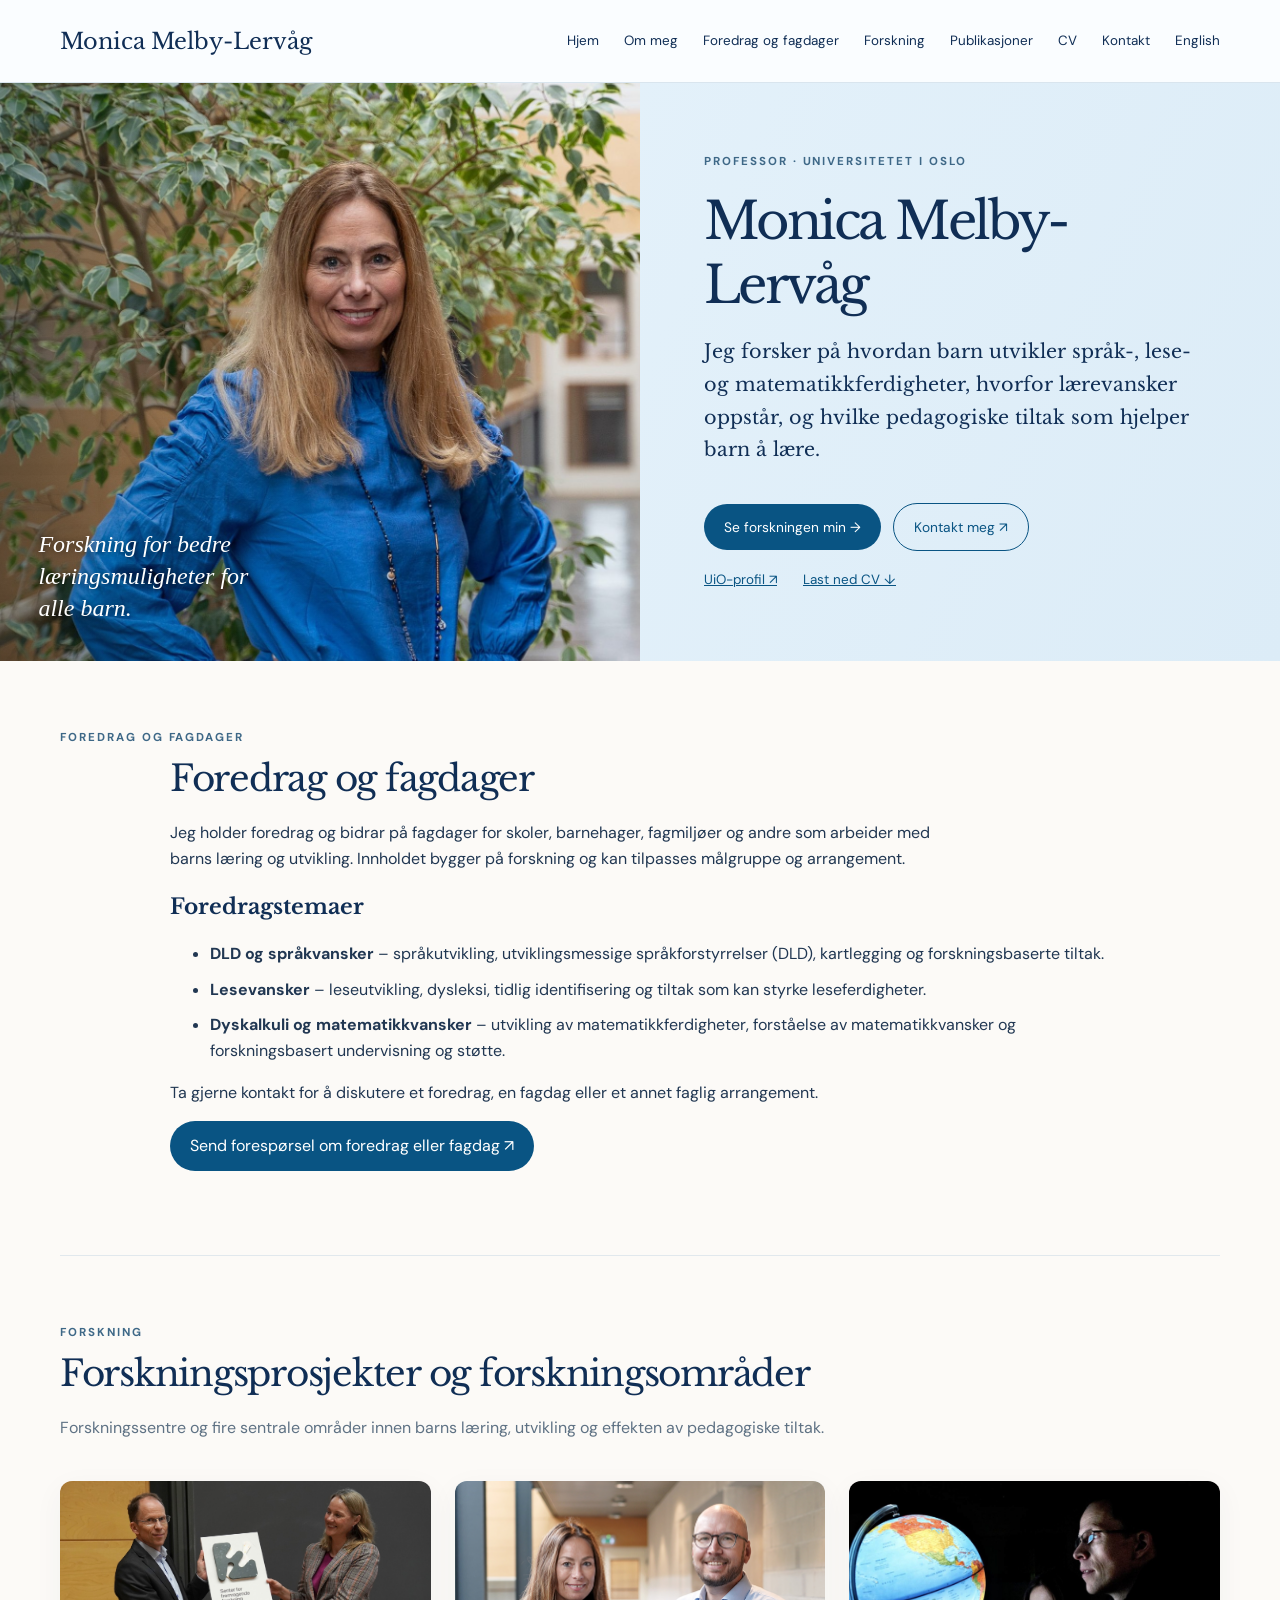
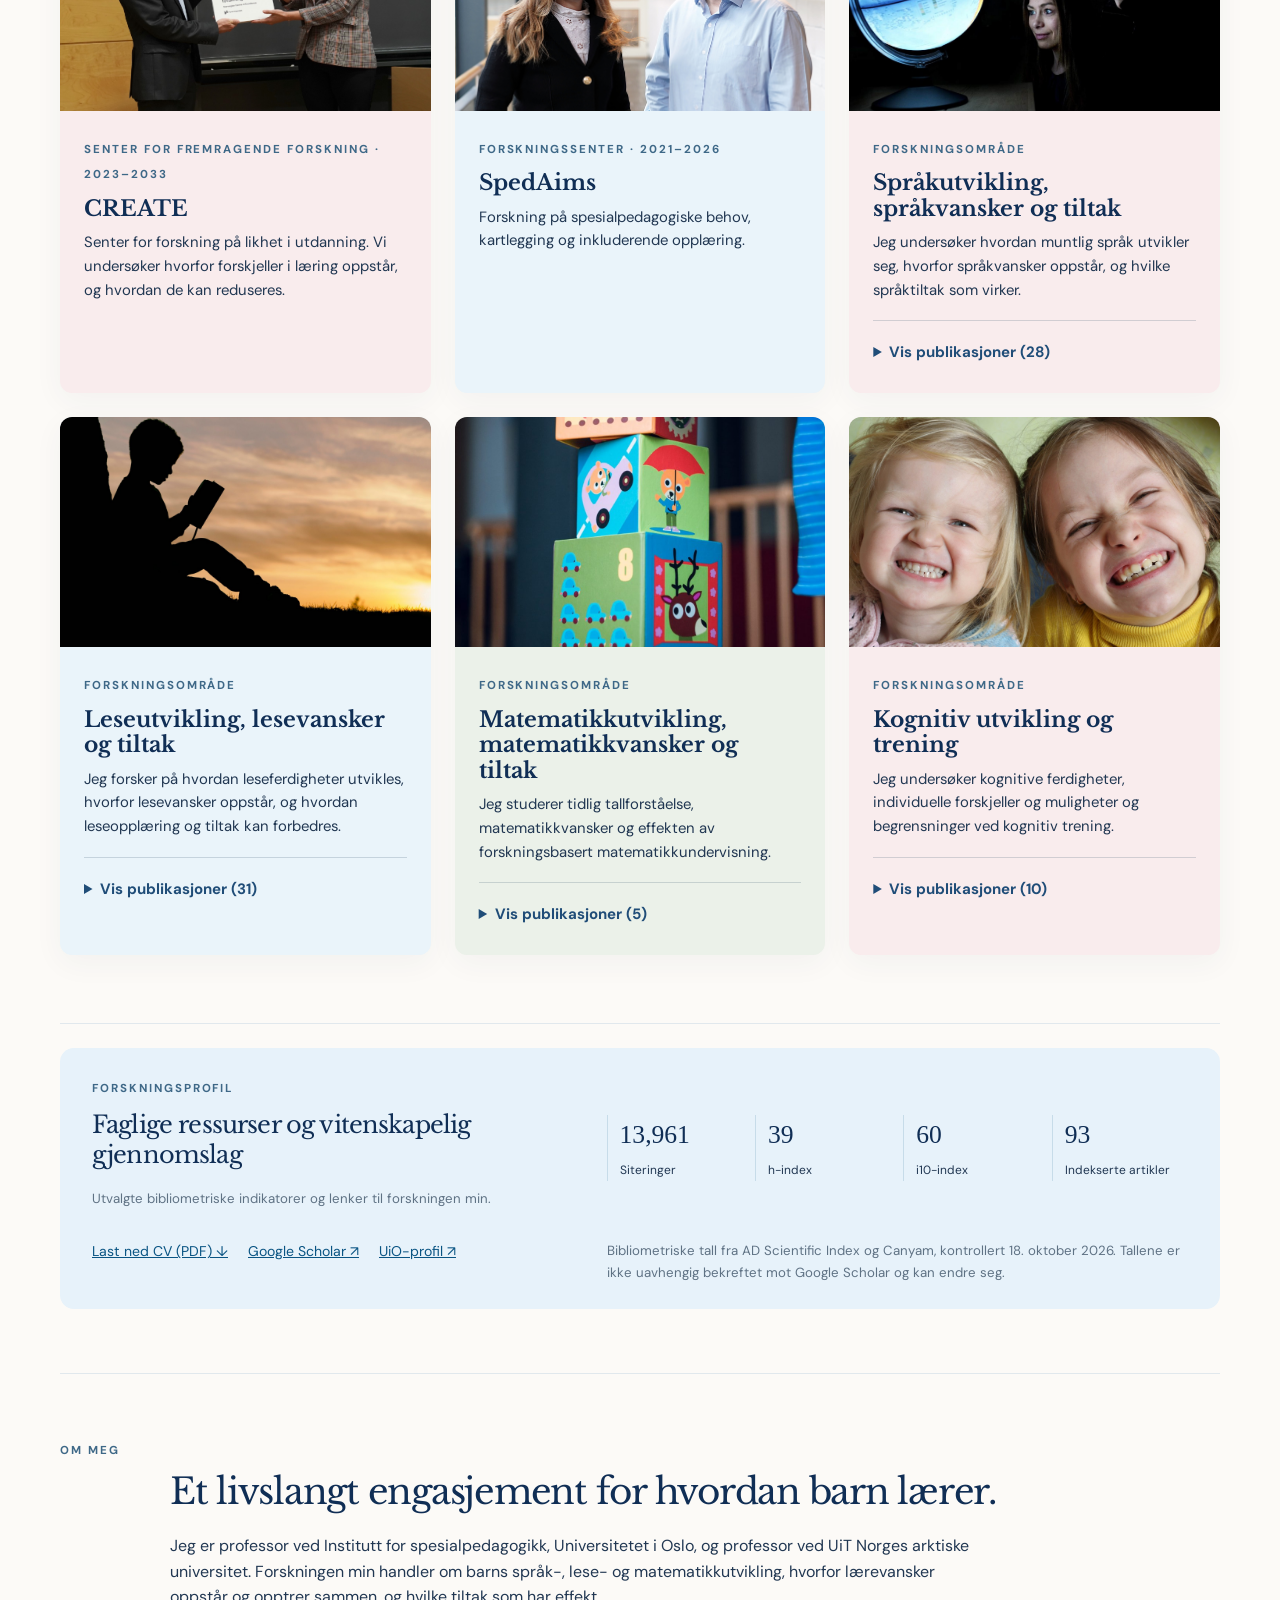
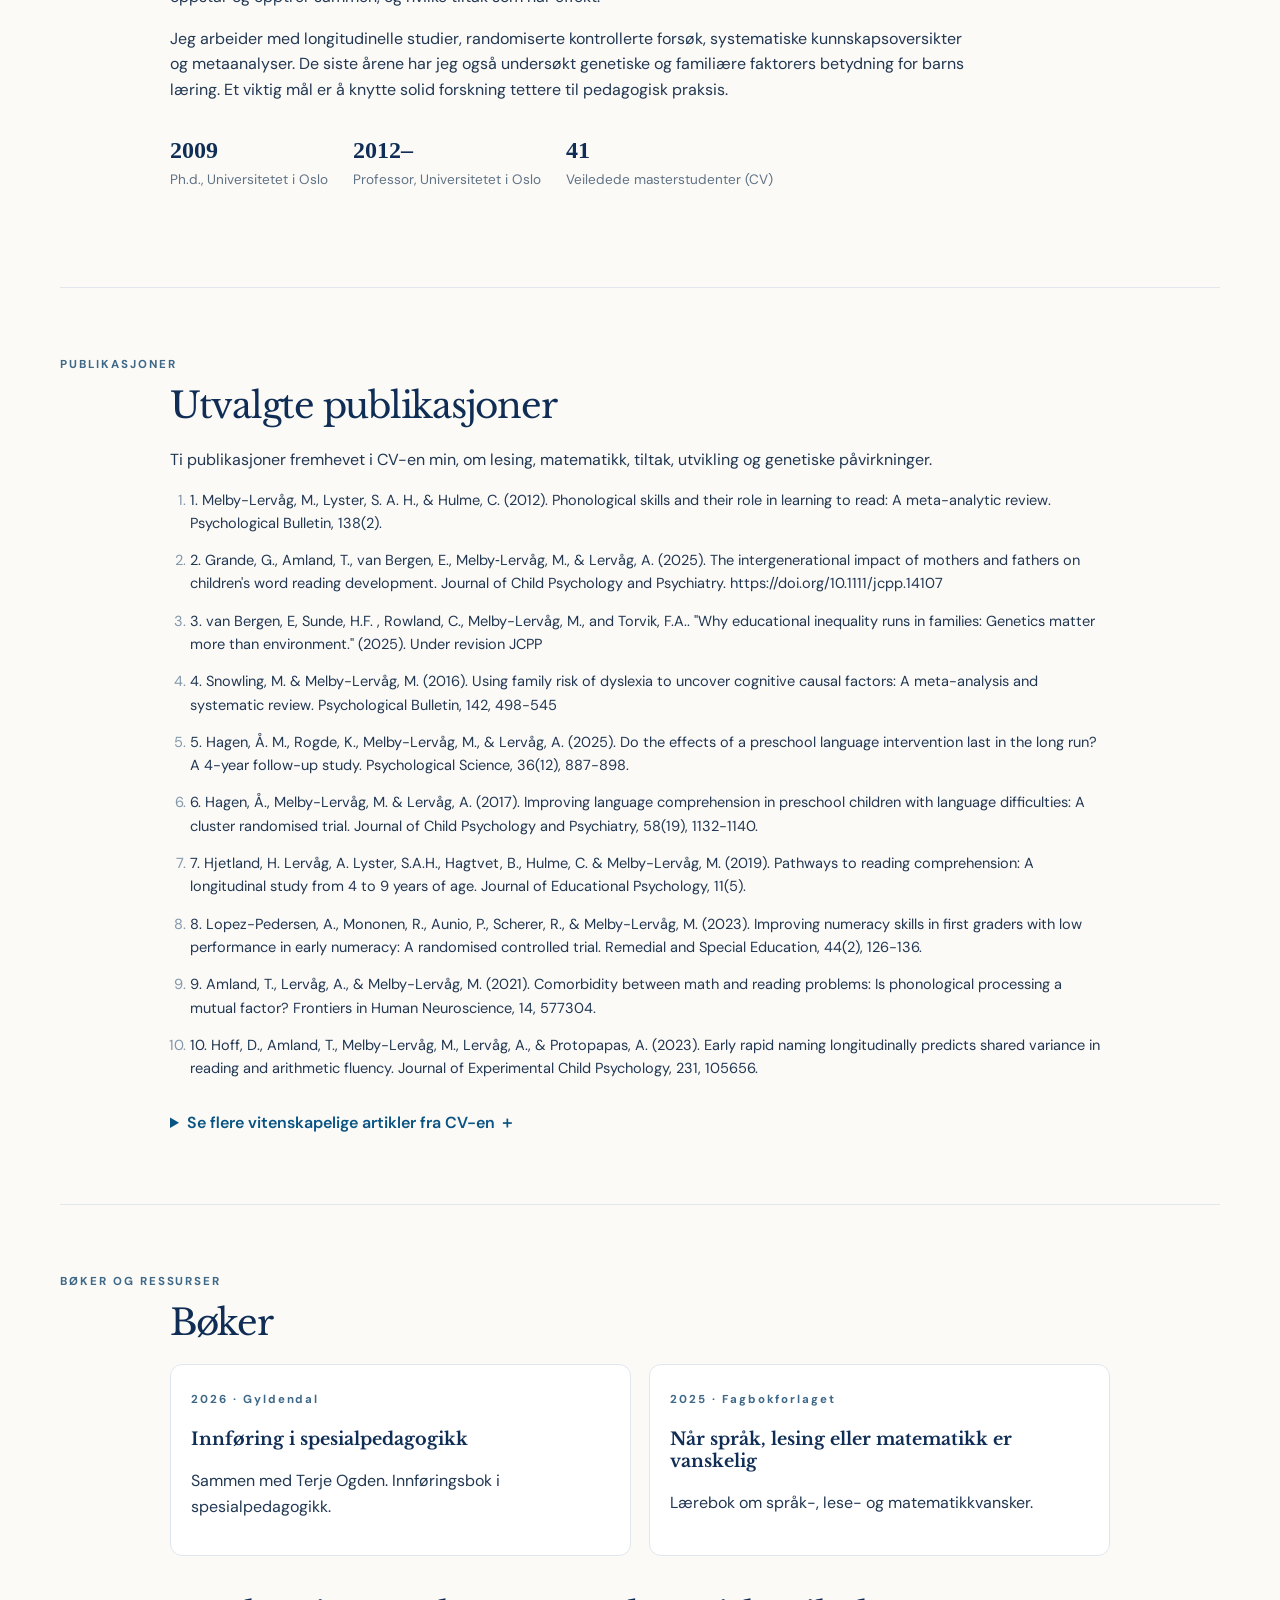
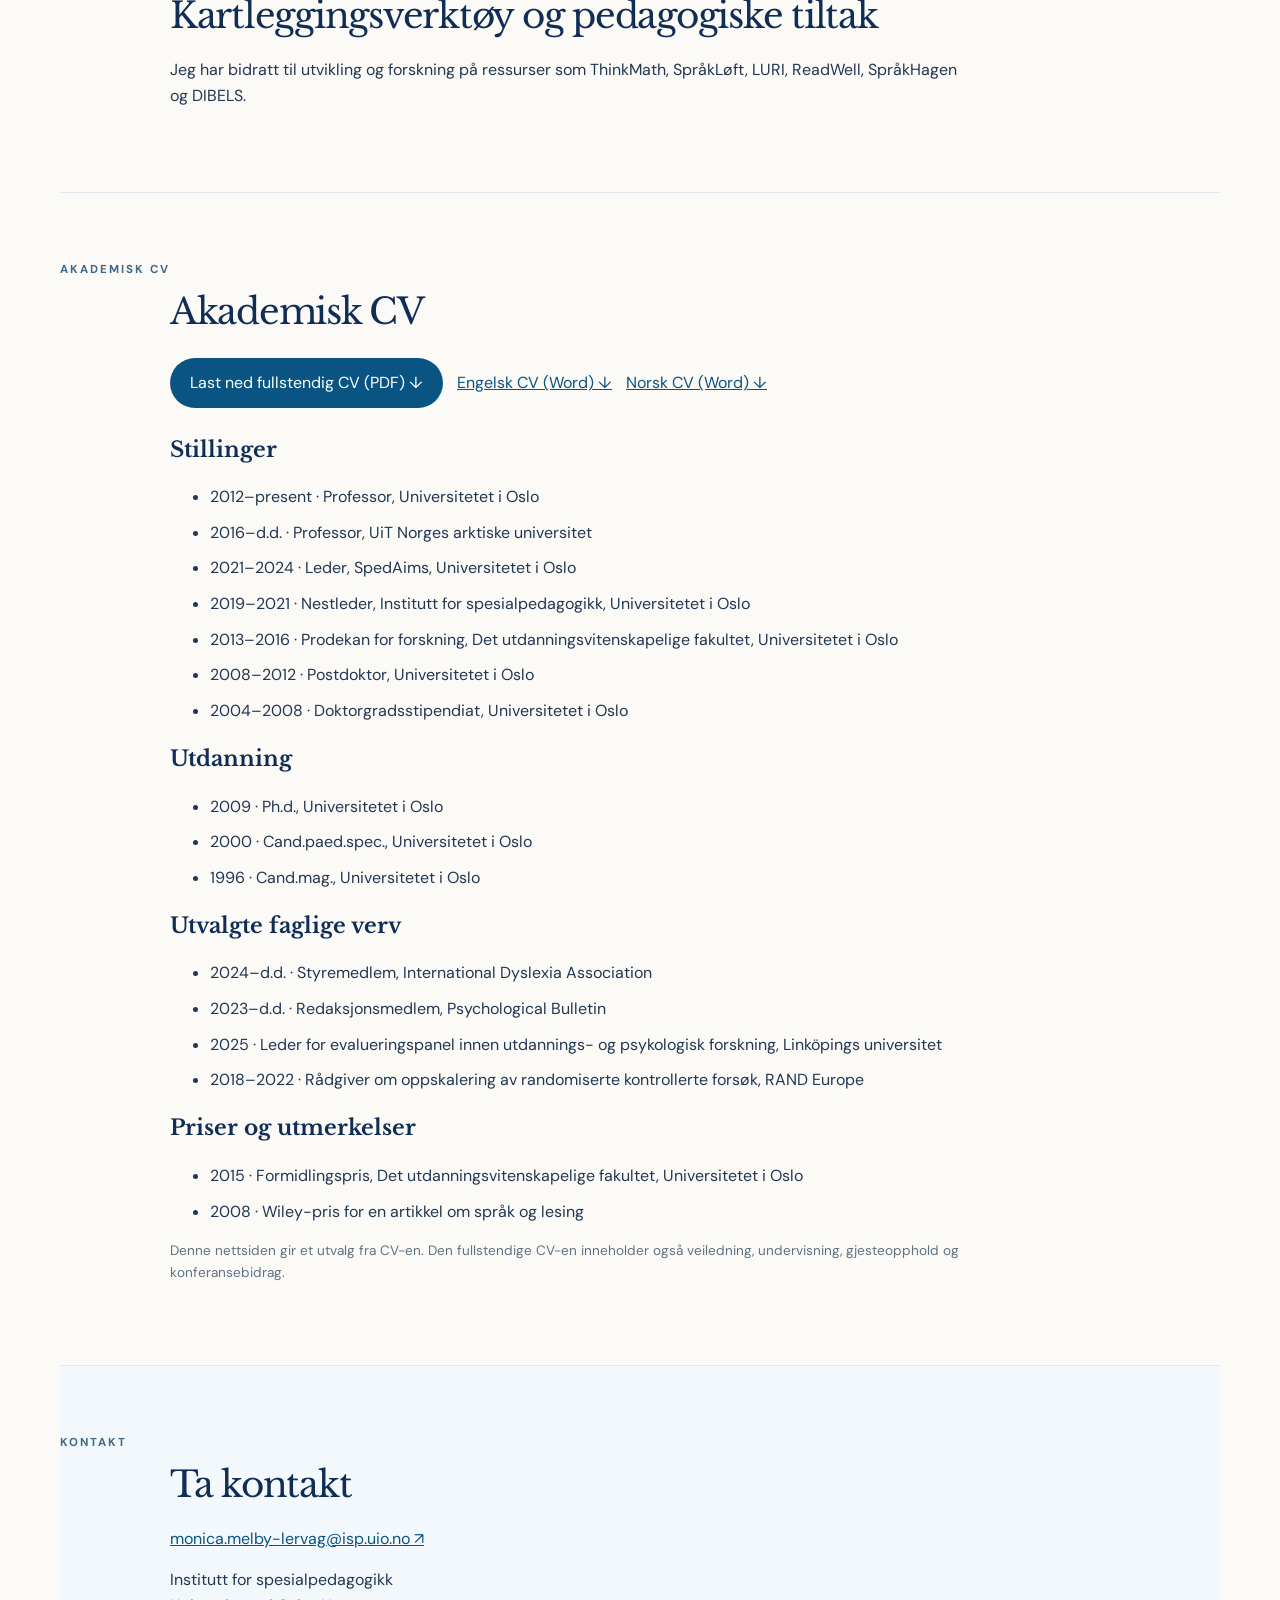
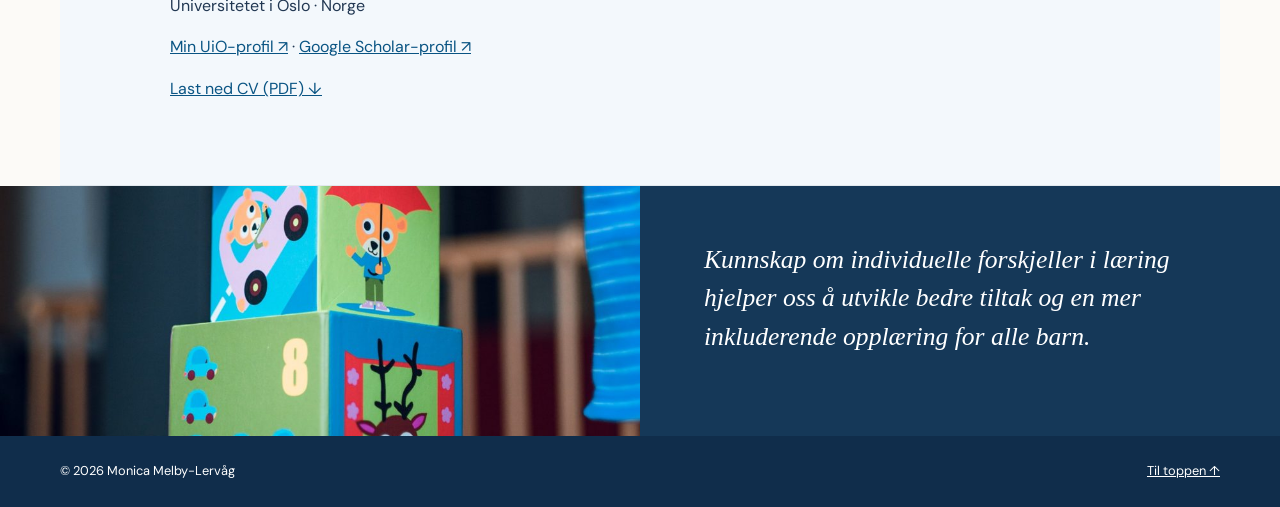
<file: no.html>
<!DOCTYPE html>

<html lang="no"><head><meta charset="utf-8"/><meta content="width=device-width,initial-scale=1" name="viewport"/><meta content="Monica Melby-Lervåg, professor i spesialpedagogikk ved Universitetet i Oslo. Forskning og foredrag om DLD og språkvansker, dysleksi, lesevansker, dyskalkuli og matematikkvansker." name="description"/><title>Monica Melby-Lervåg | Professor, forskning og foredrag</title><link href="style.css" rel="stylesheet"/><link rel="canonical" href="https://melby-lervag.github.io/no.html"/><link rel="alternate" hreflang="nb" href="https://melby-lervag.github.io/no.html"/><link rel="alternate" hreflang="en" href="https://melby-lervag.github.io/"/><link rel="alternate" hreflang="x-default" href="https://melby-lervag.github.io/"/><meta name="robots" content="index, follow, max-image-preview:large"/><meta property="og:type" content="profile"/><meta property="og:title" content="Monica Melby-Lervåg | Forskning, foredrag og fagdager"/><meta property="og:url" content="https://melby-lervag.github.io/no.html"/></head><body><header class="top"><div class="shell nav"><a class="brand" href="#top">Monica Melby-Lervåg</a><nav aria-label="Hovedmeny"><a href="#home">Hjem</a><a href="#about">Om meg</a><a href="#foredrag">Foredrag og fagdager</a><a href="#research">Forskning</a><a href="#publications">Publikasjoner</a><a href="#cv">CV</a><a href="#contact">Kontakt</a><a class="lang-switch" href="index.html" lang="en" hreflang="en">English</a></nav></div></header><main id="top"><section class="hero" id="home"><div class="hero-photo"><div class="hero-photo-quote">Forskning for bedre læringsmuligheter for alle barn.</div></div><div class="hero-copy"><div class="eyebrow">PROFESSOR · UNIVERSITETET I OSLO</div><h1>Monica Melby-Lervåg</h1><p class="intro">Jeg forsker på hvordan barn utvikler språk-, lese- og matematikkferdigheter, hvorfor lærevansker oppstår, og hvilke pedagogiske tiltak som hjelper barn å lære.</p><div class="actions"><a class="primary" href="#research">Se forskningen min →</a><a class="secondary" href="mailto:monica.melby-lervag@isp.uio.no">Kontakt meg ↗</a></div><div class="hero-links"><a href="https://www.uv.uio.no/isp/english/people/aca/monima/index.html" rel="noopener" target="_blank">UiO-profil ↗</a><a download="" href="Monica_Melby-Lervag_CV.pdf">Last ned CV ↓</a></div></div></section><section class="section shell" id="foredrag"><div class="section-label">FOREDRAG OG FAGDAGER</div><div class="section-body"><h2>Foredrag og fagdager</h2><p>Jeg holder foredrag og bidrar på fagdager for skoler, barnehager, fagmiljøer og andre som arbeider med barns læring og utvikling. Innholdet bygger på forskning og kan tilpasses målgruppe og arrangement.</p><h3>Foredragstemaer</h3><ul class="timeline"><li><strong>DLD og språkvansker</strong> – språkutvikling, utviklingsmessige språkforstyrrelser (DLD), kartlegging og forskningsbaserte tiltak.</li><li><strong>Lesevansker</strong> – leseutvikling, dysleksi, tidlig identifisering og tiltak som kan styrke leseferdigheter.</li><li><strong>Dyskalkuli og matematikkvansker</strong> – utvikling av matematikkferdigheter, forståelse av matematikkvansker og forskningsbasert undervisning og støtte.</li></ul><p>Ta gjerne kontakt for å diskutere et foredrag, en fagdag eller et annet faglig arrangement.</p><p><a class="primary" href="mailto:monica.melby-lervag@isp.uio.no?subject=Foresp%C3%B8rsel%20om%20foredrag%20eller%20fagdag">Send forespørsel om foredrag eller fagdag ↗</a></p></div></section><section class="section shell" id="research"><div class="section-label">FORSKNING</div><div class="research-top"><div><h2>Forskningsprosjekter og forskningsområder</h2><p>Forskningssentre og fire sentrale områder innen barns læring, utvikling og effekten av pedagogiske tiltak.</p></div></div><div class="featured-projects"><article class="feature-card rose"><img alt="CREATE centre of excellence award ceremony" loading="lazy" src="images/create-award.jpg"/><div class="feature-body"><span class="eyebrow">SENTER FOR FREMRAGENDE FORSKNING · 2023–2033</span><h3>CREATE</h3><p>Senter for forskning på likhet i utdanning. Vi undersøker hvorfor forskjeller i læring oppstår, og hvordan de kan reduseres.</p></div></article><article class="feature-card blue"><img alt="Monica Melby-Lervåg with a colleague at the University of Oslo" loading="lazy" src="images/spedaims-team.jpg"/><div class="feature-body"><span class="eyebrow">FORSKNINGSSENTER · 2021–2026</span><h3>SpedAims</h3><p>Forskning på spesialpedagogiske behov, kartlegging og inkluderende opplæring.</p></div></article><article class="feature-card rose"><img alt="Illustration for Språkutvikling, språkvansker og tiltak" loading="lazy" src="images/language.jpg"/><div class="feature-body"><span class="eyebrow">FORSKNINGSOMRÅDE</span><h3>Språkutvikling, språkvansker og tiltak</h3><p>Jeg undersøker hvordan muntlig språk utvikler seg, hvorfor språkvansker oppstår, og hvilke språktiltak som virker.</p><details class="area-publications"><summary>Vis publikasjoner (28)</summary><ol class="area-bibliography"><li>Dolean, D. D., Lervåg, A. O., &amp; Melby-Lervåg, M. (2026). The Effectiveness of a Language Comprehension Intervention on the Language, Reading, and Writing Skills of Socioeconomically Disadvantaged Students. Reading Research Quarterly, 61(3). <a href="https://doi.org/10.1002/rrq.70123" rel="noopener noreferrer" target="_blank">DOI / source ↗</a></li><li>Hagen, Å. M., Rogde, K., Lervåg, A., Melby-Lervåg, M., &amp; Norbury, C. (2026). Long-term prognosis of low language proficiency in children. The Cochrane library, 2026(6). <a href="https://doi.org/10.1002/14651858.cd015268.pub2" rel="noopener noreferrer" target="_blank">DOI / source ↗</a></li><li>Hagen, Å. M., Rogde, K., Melby-Lervåg, M., &amp; Lervåg, A. (2025). Do the Effects of a Preschool Language Intervention Last in the Long Run? A 4-Year Follow-Up Study. Psychological Science, 36(12), 887-898. <a href="https://doi.org/10.1177/09567976251392219" rel="noopener noreferrer" target="_blank">DOI / source ↗</a></li><li>Grande, G., Diamanti, V., Protopapas, A., Melby-Lervåg, M., &amp; Lervåg, A. (2024). The development of morphological awareness and vocabulary: What influences what? Applied Psycholinguistics. <a href="https://doi.org/10.1017/S0142716424000213" rel="noopener noreferrer" target="_blank">DOI / source ↗</a></li><li>Nag, S., Vagh, S. B., Dulay, K. M., Snowling, M., Donolato, E., &amp; Melby-Lervåg, M. (2024). Home Learning Environments and Children’s Language and Literacy Skills: A Meta-Analytic Review of Studies Conducted in Low- and Middle-Income Countries. Psychological bulletin, 150(2), 132-153. <a href="https://doi.org/10.1037/bul0000417" rel="noopener noreferrer" target="_blank">DOI / source ↗</a></li><li>Donolato, E., Toffalini, E., Rogde, K., Nordahl-Hansen, A., Lervåg, A., Norbury, C. F., &amp; Melby-Lervåg, M. (2023). Oral language interventions can improve language outcomes in children with neurodevelopmental disorders: A systematic review and meta-analysis. Campbell Systematic Reviews, 19(4), 1-48. <a href="https://doi.org/10.1002/cl2.1368" rel="noopener noreferrer" target="_blank">DOI / source ↗</a></li><li>Bratlie, S. S., Brinchmann, E. I., Melby-Lervåg, M., &amp; Torkildsen, J. V. K. (2022). Morphology—A Gateway to Advanced Language: Meta-Analysis of Morphological Knowledge in Language-Minority Children. Review of Educational Research. <a href="https://doi.org/10.3102/00346543211073186" rel="noopener noreferrer" target="_blank">DOI / source ↗</a></li><li>Donolato, E., Cardillo, R., Mammarella, I. C., &amp; Melby-Lervåg, M. (2021). Research Review: Language and specific learning disorders in children and their co-occurrence with internalizing and externalizing problems: a systematic review and meta-analysis. Journal of Child Psychology and Psychiatry, 63(5), 507-518. <a href="https://doi.org/10.1111/jcpp.13536" rel="noopener noreferrer" target="_blank">DOI / source ↗</a></li><li>Karlsen, J., Hjetland, H. N., Hagtvet, B. E., Braeken, J., &amp; Melby-Lervåg, M. (2021). The concurrent and longitudinal relationship between narrative skills and other language skills in children. First language. <a href="https://doi.org/10.1177/0142723721995688" rel="noopener noreferrer" target="_blank">DOI / source ↗</a></li><li>Rogde, K., Hagen, Å. M., Lervåg, A., &amp; Melby-Lervåg, M. (2021). Improvement in oral language interventions: Differences and relation between effects on treatment-inherent measures and effects on standardized tests. Nordic Journal of Literacy Research, 7(2), 1-18. <a href="https://doi.org/10.23865/njlr.v7.2814" rel="noopener noreferrer" target="_blank">DOI / source ↗</a></li><li>Helland, S. S., Røysamb, E., Brandlistuen, R. E., Melby-Lervåg, M., &amp; Gustavson, K. (2020). A Common Family Factor Underlying Language Difficulties and Internalizing Problems: Findings From a Population-Based Sibling Study. Journal of Learning Disabilities, 53(5), 399-409. <a href="https://doi.org/10.1177/0022219420911634" rel="noopener noreferrer" target="_blank">DOI / source ↗</a></li><li>Hulme, C., Snowling, M. J., West, G., Lervåg, A., &amp; Melby-Lervåg, M. (2020). Children’s Language Skills Can Be Improved: Lessons From Psychological Science for Educational Policy. Current Directions in Psychological Science, 29(4), 372-377. <a href="https://doi.org/10.1177/0963721420923684" rel="noopener noreferrer" target="_blank">DOI / source ↗</a></li><li>Melby-Lervåg, M., Hagen, Å. M., &amp; Lervåg, A. (2019). Disentangling the far transfer of language comprehension gains using latent mediation models. Developmental Science. <a href="https://doi.org/10.1111/desc.12929" rel="noopener noreferrer" target="_blank">DOI / source ↗</a></li><li>Nordahl-Hansen, A., Donolato, E., Lervåg, A., Norbury, C. F., &amp; Melby-Lervåg, M. (2019). PROTOCOL: Language interventions for improving oral language outcomes in children with neurodevelopmental disorders: A systematic review. Campbell Systematic Reviews, 15:e1062(4), 1-21. <a href="https://doi.org/10.1002/cl2.1062" rel="noopener noreferrer" target="_blank">DOI / source ↗</a></li><li>Rogde, K., Hagen, Å. M., Melby-Lervåg, M., &amp; Lervåg, A. (2019). The effect of linguistic comprehension instruction on generalized language and reading comprehension skills: A systematic review. Campbell Systematic Reviews, 15:e1059(4), 1-37. <a href="https://doi.org/10.1002/cl2.1059" rel="noopener noreferrer" target="_blank">DOI / source ↗</a></li><li>Rogde, K., Melby-Lervåg, M., &amp; Lervåg, A. (2016). Improving the linguistic comprehension skills of second-language learners in preschool: A randomized trial study. Journal of Research on Educational Effectiveness. <a href="https://doi.org/10.1080/19345747.2016.1171935" rel="noopener noreferrer" target="_blank">DOI / source ↗</a></li><li>Klem, M., Melby-Lervåg, M., Hagtvet, B. E., Lyster, S. H., Gustafsson, J., &amp; Hulme, C. (2015). Sentence repetition is a measure of children's language skills rather than working memory limitations. Developmental Science, 18(1), 146-154. <a href="https://doi.org/10.1111/desc.12202" rel="noopener noreferrer" target="_blank">DOI / source ↗</a></li><li>Hagen, Å. M. M., Melby-Lervåg, M., &amp; Lervåg, A. (2015). Barn som strever med språk og leseferdigheter: Hvilke tiltak virker? In Solem, C. (Ed.), Dysleksivennlig skole. Dysleksi Norge.</li><li>Hagen, Å. M. M., Melby-Lervåg, M., &amp; Lervåg, A. (2014). Barn som strever med språk og leseferdigheter: Hvilke tiltak virker? Norwegian tidsskrift for logopedi, 60(4), 6-13.</li><li>Lervåg, A. &amp; Melby-Lervåg, M. (2014). Utvikling av språk og leseferdigheter hos minoritetsspråklige. In Wittek, L. &amp; Stray, J. H. (Eds.), Pedagogikk - en grunnbok (pp. 437-453). Cappelen Damm Akademisk.</li><li>Melby-Lervåg, M. &amp; Lervåg, A. (2014). Språklig utvikling hos barn fra null til fem år. In Glaser, V., Størksen, I., &amp; Drugli, M. B. (Eds.), Utvikling, lek og læring i barnehagen. Forskning og praksis. Fagbokforlaget.</li><li>Melby-Lervåg, M. (2013). Preventing Literacy Failure in Children at Risk: Effects from a Preschool Intervention on Language and Literacy. A Comparative Study of Effects from an Oral Language Intervention on Native Norwegian Speaking Children and Bilingual Minority Children. In Johnsen, B. H. (Ed.), Research Project Preparation within Education and Special Needs Education. Introduction to Theory of Science, Project Planning and Research Plans (pp. 172-186). Cappelen Damm Akademisk.</li><li>Melby-Lervåg, M. &amp; Lervåg, A. (2012). Barnets språkutvikling. Spedbarnsboken, 140-140.</li><li>Melby-Lervåg, M., Lervåg, A., Lyster, S. H., Klem, M., Hagtvet, B. E., &amp; Hulme, C. (2012). Nonword repetition ability does not appear to be a causal influence on children’s vocabulary development. Psychological Science, 23(10), 1069-1098. <a href="https://doi.org/10.1177/0956797612443833" rel="noopener noreferrer" target="_blank">DOI / source ↗</a></li><li>Melby-Lervåg, M. (2011). Effekten av språkstimulering i førskolelader [i.e. førskolealder] på senere leseforståelse : hva kan forskning fortelle oss? Spesialpedagogikk, 76(2), 41-51.</li><li>Næss, K. B., Lyster, S. H., Hulme, C., &amp; Melby-Lervåg, M. (2011). Language and verbal short-term memory skills in children with Down syndrome: A meta-analytic review. Research in Developmental Disabilities, 32(6), 2225-2234. <a href="https://doi.org/10.1016/j.ridd.2011.05.014" rel="noopener noreferrer" target="_blank">DOI / source ↗</a></li><li>Melby-Lervåg, M. (2010). Kognitive markører for dysleksi og spesifikke språkvansker : utredning av dysleksi og spesifikke språkvansker: hvilke oppgaver er egnet som mulige kognitive markører? Skolepsykologi, 45(6), 37-56.</li><li>Melby-Lervåg, M. (2010). Nonordrepetisjon og setningsminne hos barn med spesifikke språkvansker: Hva karakteriserer deres ferdigheter og hvordan kan dette tolkes? Norwegian tidsskrift for logopedi, 56(1), 5-12.</li></ol></details></div></article><article class="feature-card blue"><img alt="Illustration for Leseutvikling, lesevansker og tiltak" loading="lazy" src="images/better-reading.jpg"/><div class="feature-body"><span class="eyebrow">FORSKNINGSOMRÅDE</span><h3>Leseutvikling, lesevansker og tiltak</h3><p>Jeg forsker på hvordan leseferdigheter utvikles, hvorfor lesevansker oppstår, og hvordan leseopplæring og tiltak kan forbedres.</p><details class="area-publications"><summary>Vis publikasjoner (31)</summary><ol class="area-bibliography"><li>Grande, G., Amland, T., Bergen, E. V., Melby-Lervåg, M., &amp; Lervåg, A. (2025). The intergenerational impact of mothers and fathers on children’s word reading development. Journal of Child Psychology and Psychiatry, 66(7), 946-955. <a href="https://doi.org/10.1111/jcpp.14107" rel="noopener noreferrer" target="_blank">DOI / source ↗</a></li><li>Walquist-Sørli, L., Melby-Lervåg, M., Friborg, O., &amp; Nergård-Nilssen, T. (2025). Speech sound skills, language comprehension, and early reading development in poor readers. Journal of Child Language. <a href="https://doi.org/10.1017/S0305000925100329" rel="noopener noreferrer" target="_blank">DOI / source ↗</a></li><li>Lyster, S. A. H., Melby-Lervåg, M., &amp; Hofslundsengen, H. C. (2025). Lese- og skrivevansker. In Befring, E. &amp; Næss, K. B. (Eds.), Spesialpedagogikk (pp. 379-410). Cappelen Damm Akademisk.</li><li>Diamanti, V., Grande, G. G., Protopapas, A., Melby-Lervåg, M., &amp; Lervåg, A. (2024). Preschool Morphological Awareness and Developmental Change in Early Reading Ability. Scientific Studies of Reading. <a href="https://doi.org/10.1080/10888438.2024.2370843" rel="noopener noreferrer" target="_blank">DOI / source ↗</a></li><li>Sørli, L. W., Caglar-Ryeng, Ø., Furnes, B. R., Nilssen, T. N., Donolato, E., &amp; Melby-Lervåg, M. (2024). Are Speech Sound Difficulties Risk Factors for Difficulties in Language and Reading Skills? A Systematic Review and Meta-Analysis. Journal of Speech, Language and Hearing Research, 68(1), 164-177. <a href="https://doi.org/10.1044/2024_JSLHR-24-00170" rel="noopener noreferrer" target="_blank">DOI / source ↗</a></li><li>Gunnerud, H. L., Foldnes, N., &amp; Melby-Lervåg, M. (2022). Levels of skills and predictive patterns of reading comprehension in bilingual children with an early age of acquisition. Reading and writing. <a href="https://doi.org/10.1007/s11145-022-10286-2" rel="noopener noreferrer" target="_blank">DOI / source ↗</a></li><li>Lervåg, A. &amp; Melby-Lervåg, M. (2022). Early prediction of learning outcomes in reading. In Skeide, M. A. (Ed.), he Cambridge Handbook of Dyslexia and Dyscalculia (Cambridge Handbooks in Psychology) (pp. 305-317). Cambridge University Press. <a href="https://doi.org/10.1017/9781108973595.024" rel="noopener noreferrer" target="_blank">DOI / source ↗</a></li><li>Lervåg, A. &amp; Melby-Lervåg, M. (2022). Modeling the Development of Reading Comprehension. In Snowling, M. J., Hulme, C., &amp; Nation, K. (Eds.), The Science of Reading: A Handbook (Wiley Blackwell Handbooks of Developmental Psychology) 2nd Edition (pp. 280-297). Wiley-Blackwell.</li><li>Dolean, D., Lervåg, A., Visu-Petra, L., &amp; Melby-Lervåg, M. (2021). Language skills, and not executive functions, predict the development of reading comprehension of early readers: evidence from an orthographically transparent language. Reading and writing. <a href="https://doi.org/10.1007/s11145-020-10107-4" rel="noopener noreferrer" target="_blank">DOI / source ↗</a></li><li>Thurmann-Moe, A. C., Melby-Lervåg, M., &amp; Lervåg, A. (2021). Effects of Articulatory Consciousness Training in First Graders with a Reading Delay: A Randomised Control Trial. Scandinavian Journal of Educational Research, 1-18. <a href="https://doi.org/10.1080/00313831.2020.1869823" rel="noopener noreferrer" target="_blank">DOI / source ↗</a></li><li>Thurmann-Moe, A. C., Melby-Lervåg, M., &amp; Lervåg, A. (2021). The impact of articulatory consciousness training on reading and spelling literacy in students with severe dyslexia: an experimental single case study. Annals of Dyslexia. <a href="https://doi.org/10.1007/s11881-021-00225-1" rel="noopener noreferrer" target="_blank">DOI / source ↗</a></li><li>Hjetland, H. N., Brinchmann, E. I., Scherer, R., Hulme, C., &amp; Melby-Lervåg, M. (2020). Preschool pathways to reading comprehension: A systematic meta-analytic review. Educational Research Review, 30:100323, 1-23. <a href="https://doi.org/10.1016/j.edurev.2020.100323" rel="noopener noreferrer" target="_blank">DOI / source ↗</a></li><li>Lervåg, A., Dolean, D., Tincas, I., &amp; Melby-Lervåg, M. (2019). Socioeconomic background, nonverbal IQ and school absence affects the development of vocabulary and reading comprehension in children living in severe poverty. Developmental Science, 22(5). <a href="https://doi.org/10.1111/desc.12858" rel="noopener noreferrer" target="_blank">DOI / source ↗</a></li><li>Dolean, D., Melby-Lervåg, M., Tincas, I., Damsa, C. I., &amp; Lervåg, A. (2019). Achievement gap: Socioeconomic status affects reading development beyond language and cognition in children facing poverty. Learning and Instruction, 63. <a href="https://doi.org/10.1016/j.learninstruc.2019.101218" rel="noopener noreferrer" target="_blank">DOI / source ↗</a></li><li>Hjetland, H. N., Lervåg, A., Lyster, S. H., Hagtvet, B. E., Hulme, C., &amp; Melby-Lervåg, M. (2019). Pathways to Reading Comprehension: A Longitudinal Study From 4 to 9 Years of Age. Journal of Educational Psychology, 111(5), 751-763. <a href="https://doi.org/10.1037/edu0000321" rel="noopener noreferrer" target="_blank">DOI / source ↗</a></li><li>Lyster, S. H., Melby-Lervåg, M., &amp; Hofslundsengen, H. C. (2019). Lese- og skrivevansker. In Befring, E., Næss, K. B., &amp; Tangen, R. S. (Eds.), Spesialpedagogikk (pp. 338-364). Cappelen Damm Akademisk.</li><li>Lervåg, A., Hulme, C., &amp; Melby-Lervåg, M. (2018). Unpicking the Developmental Relationship Between Oral Language Skills and Reading Comprehension: It's Simple, But Complex. Child Development, 89(5), 1821-1838. <a href="https://doi.org/10.1111/cdev.12861" rel="noopener noreferrer" target="_blank">DOI / source ↗</a></li><li>Hjetland, H. N., Brinchmann, E. I., Scherer, R., &amp; Melby-Lervåg, M. (2017). Preschool predictors of later reading comprehension ability: a systematic review. Campbell Systematic Reviews, 14. <a href="https://doi.org/10.4073/csr.2017.14" rel="noopener noreferrer" target="_blank">DOI / source ↗</a></li><li>Snowling, M. J. &amp; Melby-Lervåg, M. (2016). Oral language deficits in familial dyslexia: A meta-analysis and review. Psychological bulletin, 142(5), 498-545. <a href="https://doi.org/10.1037/bul0000037" rel="noopener noreferrer" target="_blank">DOI / source ↗</a></li><li>Hjetland, H. N., Brinchmann, E. I., Lyster, S. H., Hagtvet, B. E., &amp; Melby-Lervåg, M. (2015). PROTOCOL: Preschool Predictors of Later Reading Comprehension Ability: A Systematic Review. Campbell Systematic Reviews, 11(1), 1-40. <a href="https://doi.org/10.1002/CL2.139" rel="noopener noreferrer" target="_blank">DOI / source ↗</a></li><li>Melby-Lervåg, M. &amp; Lervåg, A. (2014). Effects of educational interventions targeting reading comprehension and underlying components. Child Development Perspectives (CDP), 8(2), 96-100. <a href="https://doi.org/10.1111/cdep.12068" rel="noopener noreferrer" target="_blank">DOI / source ↗</a></li><li>Melby-Lervåg, M. &amp; Lervåg, A. (2014). Reading Comprehension and its Underlying Components in Second Language Learners: A Meta-analysis of Studies Comparing First and Second Language Learners. Psychological bulletin, 140(2), 409-433. <a href="https://doi.org/10.1037/a0033890" rel="noopener noreferrer" target="_blank">DOI / source ↗</a></li><li>Melby-Lervåg, M. (2012). Arv, miljø og dysleksi : metoder, hovedfunn og implikasjoner for praksis. Spesialpedagogikk, 77(2), 43-55.</li><li>Melby-Lervåg, M. &amp; Lervåg, A. O. (2012). Oral language skills moderate nonword repetition skills in children with dyslexia: A meta-analysis of the role of nonword repetition skills in dyslexia. Scientific Studies of Reading, 16(1), 1-34. <a href="https://doi.org/10.1080/10888438.2010.537715" rel="noopener noreferrer" target="_blank">DOI / source ↗</a></li><li>Melby-Lervåg, M., Lyster, S. H., &amp; Hulme, C. (2012). Phonological Skills and Their Role in Learning to Read: A Meta-Analytic Review. Psychological bulletin, 138(2), 322-352. <a href="https://doi.org/10.1037/a0026744" rel="noopener noreferrer" target="_blank">DOI / source ↗</a></li><li>Næss, K. B., Melby-Lervåg, M., Hulme, C., &amp; Lyster, S. H. (2012). Reading skills in children with Down syndrome: A meta-analytic review. Research in Developmental Disabilities, 33(2), 737-747. <a href="https://doi.org/10.1016/j.ridd.2011.09.019" rel="noopener noreferrer" target="_blank">DOI / source ↗</a></li><li>Melby-Lervåg, M. &amp; Lervåg, A. O. (2011). Cross-linguistic transfer of oral language, decoding, phonological awareness, and reading comprehension: A meta-analysis of the correlational evidence. Journal of Research in Reading, 34(1), 114-135. <a href="https://doi.org/10.1111/j.1467-9817.2010.01477.x" rel="noopener noreferrer" target="_blank">DOI / source ↗</a></li><li>Melby-Lervåg, M. &amp; Lervåg, A. O. (2011). Hvilken betydning har morsmålsferdigheter for utviklingen av leseforståelse og dets underliggende komponenter på andrespråket? Norwegian pedagogisk tidsskrift, 95(5), 330-341.</li><li>Melby-Lervåg, M. (2011). The Relative Predictive Contribution and Causal Role of Phoneme Awareness, Rhyme Awareness and Verbal Short-Term Memory in Reading Skills: A Review. Scandinavian Journal of Educational Research, 56(4), 363-380. <a href="https://doi.org/10.1080/00313831.2011.594611" rel="noopener noreferrer" target="_blank">DOI / source ↗</a></li><li>Hagtvet, B. E., Lyster, S. H., Melby-Lervåg, M., Næss, K. B., Hjetland, H. N., Engevik, L. I., Hølland, S., Karlsen, J., Klem, M., &amp; Kruse, J. (2011). Ordforråd i førskolealder og senere leseferdigheter - En metaanalytisk tilnærming. Spesialpedagogikk(1).</li><li>Lervåg, A. O. &amp; Melby-Lervåg, M. (2009). Muntlig språk, ordavkoding og leseforståelse hos tospråklige: En sammenfatning av empiriske studier. Norwegian pedagogisk tidsskrift, 93(4), 264-279.</li></ol></details></div></article><article class="feature-card sage"><img alt="Illustration for Matematikkutvikling, matematikkvansker og tiltak" loading="lazy" src="images/literacy-numeracy.jpg"/><div class="feature-body"><span class="eyebrow">FORSKNINGSOMRÅDE</span><h3>Matematikkutvikling, matematikkvansker og tiltak</h3><p>Jeg studerer tidlig tallforståelse, matematikkvansker og effekten av forskningsbasert matematikkundervisning.</p><details class="area-publications"><summary>Vis publikasjoner (5)</summary><ol class="area-bibliography"><li>Høgetveit, A. M., Canrinus, E. T., Donolato, E., &amp; Melby‐Lervåg, M. (2026). Research Review: Mathematical skills in children with developmental language disorder – a systematic review and meta‐analysis. Journal of Child Psychology and Psychiatry. <a href="https://doi.org/10.1111/jcpp.70138" rel="noopener noreferrer" target="_blank">DOI / source ↗</a></li><li>Wahl, H. N., Donolato, E., Melby-Lervåg, M., &amp; Lervåg, A. (2025). The psychometric properties of two math anxiety scales in a sample of Norwegian primary school children. Scandinavian Journal of Educational Research, 70(1), 147-163. <a href="https://doi.org/10.1080/00313831.2025.2459906" rel="noopener noreferrer" target="_blank">DOI / source ↗</a></li><li>Amland, T., Grande, G., Scherer, R., Lervåg, A., &amp; Melby-Lervåg, M. (2024). Cognitive Factors Underlying Mathematical Skills: A Systematic Review and Meta-Analysis. Psychological bulletin. <a href="https://doi.org/10.1037/bul0000457" rel="noopener noreferrer" target="_blank">DOI / source ↗</a></li><li>Hoff, D. A., Amland, T., Melby-Lervåg, M., Lervåg, A., &amp; Protopapas, A. (2023). Early rapid naming longitudinally predicts shared variance in reading and arithmetic fluency. Journal of Experimental Child Psychology, 231. <a href="https://doi.org/10.1016/j.jecp.2023.105656" rel="noopener noreferrer" target="_blank">DOI / source ↗</a></li><li>Amland, T., Lervåg, A., &amp; Melby-Lervåg, M. (2021). Comorbidity Between Math and Reading Problems: Is Phonological Processing a Mutual Factor? Frontiers in Human Neuroscience, 14. <a href="https://doi.org/10.3389/fnhum.2020.577304" rel="noopener noreferrer" target="_blank">DOI / source ↗</a></li></ol></details></div></article><article class="feature-card rose"><img alt="Illustration for Kognitiv utvikling og trening" loading="lazy" src="images/research.jpg"/><div class="feature-body"><span class="eyebrow">FORSKNINGSOMRÅDE</span><h3>Kognitiv utvikling og trening</h3><p>Jeg undersøker kognitive ferdigheter, individuelle forskjeller og muligheter og begrensninger ved kognitiv trening.</p><details class="area-publications"><summary>Vis publikasjoner (10)</summary><ol class="area-bibliography"><li>West, G., Melby-Lervåg, M., &amp; Hulme, C. (2021). Is a procedural learning deficit a causal risk factor for developmental language disorder or dyslexia? A meta-analytic review. Developmental Science, 57(5), 749-770. <a href="https://doi.org/10.1037/dev0001172" rel="noopener noreferrer" target="_blank">DOI / source ↗</a></li><li>Gunnerud, H. L., Braak, D. T., Reikerås, E. K. L., Donolato, E., &amp; Melby-Lervåg, M. (2020). Is bilingualism related to a cognitive advantage in children? A systematic review and meta-analysis. Psychological bulletin, 146(12), 1059-1083. <a href="https://doi.org/10.1037/bul0000301" rel="noopener noreferrer" target="_blank">DOI / source ↗</a></li><li>Melby-Lervåg, M. &amp; Hulme, C. (2016). There is no convincing evidence that working memory training is effective: A reply to Au et al. (2014) and Karbach and Verhaeghen (2014). Psychonomic Bulletin &amp; Review, 23(1), 324-330. <a href="https://doi.org/10.3758/s13423-015-0862-z" rel="noopener noreferrer" target="_blank">DOI / source ↗</a></li><li>Melby-Lervåg, M., Redick, T. S., &amp; Hulme, C. (2016). Working Memory Training Does Not Improve Performance on Measures of Intelligence or Other Measures of “Far Transfer”: Evidence From a Meta-Analytic Review. Perspectives on Psychological Science, 11(4), 512-534. <a href="https://doi.org/10.1177/1745691616635612" rel="noopener noreferrer" target="_blank">DOI / source ↗</a></li><li>Redick, T. S., Shipstead, Z., Wiemers, E. A., Melby-Lervåg, M., &amp; Hulme, C. (2015). What’s Working in Working Memory Training? An Educational Perspective. Educational Psychology Review. <a href="https://doi.org/10.1007/s10648-015-9314-6" rel="noopener noreferrer" target="_blank">DOI / source ↗</a></li><li>Melby-Lervåg, M. &amp; Hulme, C. (2013). Is Working Memory Training Effective? A Meta-Analytic Review. Developmental Psychology, 49(2), 270-291. <a href="https://doi.org/10.1037/a0028228" rel="noopener noreferrer" target="_blank">DOI / source ↗</a></li><li>Melby-Lervåg, M. &amp; Hulme, C. (2012). Current Evidence Does not Support the Claims made for CogMed working Memory Training. Journal of Applied Research in Memory and Cognition, 1(3), 197-197. <a href="https://doi.org/10.1016/j.jarmac.2012.06.006" rel="noopener noreferrer" target="_blank">DOI / source ↗</a></li><li>Melby-Lervåg, M. (2010). Kan arbeidsminnetrening hjelpe barn med språkrelaterte vansker? : en vurdering av teoretisk og empirisk grunnlag for arbeidsminnetrening. Norwegian tidsskrift for logopedi, 56(4), 24-32.</li><li>Melby-Lervåg, M. &amp; Hulme, C. (2010). Serial and Free Recall in children can be improved by training: Evidence for the importance of phonological and semantic representations in immediate memory tasks. Psychological Science, 21(11), 1694-1700. <a href="https://doi.org/10.1177/0956797610385355" rel="noopener noreferrer" target="_blank">DOI / source ↗</a></li><li>Melby-Lervåg, M. (2009). Phonological representations, verbal short-term memory and reading skills [Doctoral dissertation, monography]. University of Oslo.</li></ol></details></div></article></div></section><section class="section shell impact-section" id="impact"><div class="impact-banner"><div class="impact-intro"><span class="eyebrow">FORSKNINGSPROFIL</span><h2>Faglige ressurser og vitenskapelig gjennomslag</h2><p>Utvalgte bibliometriske indikatorer og lenker til forskningen min.</p></div><div class="impact-compact"><div><strong>13,961</strong><span>Siteringer</span></div><div><strong>39</strong><span>h-index</span></div><div><strong>60</strong><span>i10-index</span></div><div><strong>93</strong><span>Indekserte artikler</span></div></div><div class="resource-links"><a download="" href="Monica_Melby-Lervag_CV.pdf">Last ned CV (PDF) ↓</a><a href="https://scholar.google.com/citations?user=DhjXRt4AAAAJ&amp;hl=en" rel="noopener" target="_blank">Google Scholar ↗</a><a href="https://www.uv.uio.no/isp/english/people/aca/monima/index.html" rel="noopener" target="_blank">UiO-profil ↗</a></div><p class="impact-source">Bibliometriske tall fra AD Scientific Index og Canyam, kontrollert 18. oktober 2026. Tallene er ikke uavhengig bekreftet mot Google Scholar og kan endre seg.</p></div></section><section class="section shell" id="about"><div class="section-label">OM MEG</div><div class="section-body"><h2>Et livslangt engasjement for hvordan barn lærer.</h2><p>Jeg er professor ved Institutt for spesialpedagogikk, Universitetet i Oslo, og professor ved UiT Norges arktiske universitet. Forskningen min handler om barns språk-, lese- og matematikkutvikling, hvorfor lærevansker oppstår og opptrer sammen, og hvilke tiltak som har effekt.</p><p>Jeg arbeider med longitudinelle studier, randomiserte kontrollerte forsøk, systematiske kunnskapsoversikter og metaanalyser. De siste årene har jeg også undersøkt genetiske og familiære faktorers betydning for barns læring. Et viktig mål er å knytte solid forskning tettere til pedagogisk praksis.</p><div class="stats"><div><b>2009</b><span>Ph.d., Universitetet i Oslo</span></div><div><b>2012–</b><span>Professor, Universitetet i Oslo</span></div><div><b>41</b><span>Veiledede masterstudenter (CV)</span></div></div></div></section><section class="section shell" id="publications"><div class="section-label">PUBLIKASJONER</div><div class="section-body"><h2>Utvalgte publikasjoner</h2><p>Ti publikasjoner fremhevet i CV-en min, om lesing, matematikk, tiltak, utvikling og genetiske påvirkninger.</p><ol class="bibliography"><li>1. Melby-Lervåg, M., Lyster, S. A. H., &amp; Hulme, C. (2012). Phonological skills and their role in learning to read: A meta-analytic review. Psychological Bulletin, 138(2).</li><li>2. Grande, G., Amland, T., van Bergen, E., Melby‐Lervåg, M., &amp; Lervåg, A. (2025). The intergenerational impact of mothers and fathers on children's word reading development. Journal of Child Psychology and Psychiatry. https://doi.org/10.1111/jcpp.14107</li><li>3. van Bergen, E, Sunde, H.F. ,  Rowland, C.,  Melby-Lervåg, M., and Torvik, F.A.. "Why educational inequality runs in families: Genetics matter more than environment." (2025). Under revision JCPP</li><li>4. Snowling, M. &amp; Melby-Lervåg, M. (2016). Using family risk of dyslexia to uncover cognitive causal factors: A meta-analysis and systematic review. Psychological Bulletin, 142, 498-545</li><li>5. Hagen, Å. M., Rogde, K., Melby-Lervåg, M., &amp; Lervåg, A. (2025). Do the effects of a preschool language intervention last in the long run? A 4-year follow-up study. Psychological Science, 36(12), 887-898.</li><li>6. Hagen, Å., Melby-Lervåg, M. &amp; Lervåg, A. (2017). Improving language comprehension in preschool children with language difficulties: A cluster randomised trial. Journal of Child Psychology and Psychiatry, 58(19), 1132-1140.</li><li>7. Hjetland, H. Lervåg, A. Lyster, S.A.H., Hagtvet, B., Hulme, C. &amp; Melby-Lervåg, M. (2019). Pathways to reading comprehension: A longitudinal study from 4 to 9 years of age. Journal of Educational Psychology, 11(5).</li><li>8. Lopez-Pedersen, A., Mononen, R., Aunio, P., Scherer, R., &amp; Melby-Lervåg, M. (2023). Improving numeracy skills in first graders with low performance in early numeracy: A randomised controlled trial. Remedial and Special Education, 44(2), 126-136.</li><li>9. Amland, T., Lervåg, A., &amp; Melby-Lervåg, M. (2021). Comorbidity between math and reading problems: Is phonological processing a mutual factor? Frontiers in Human Neuroscience, 14, 577304.</li><li>10. Hoff, D., Amland, T., Melby-Lervåg, M., Lervåg, A., &amp; Protopapas, A. (2023). Early rapid naming longitudinally predicts shared variance in reading and arithmetic fluency. Journal of Experimental Child Psychology, 231, 105656.</li></ol><details><summary>Se flere vitenskapelige artikler fra CV-en <span>＋</span></summary><ol class="bibliography additional"><li>Amland, T., Lervåg, A., &amp; Melby-Lervåg, M. (2021). Comorbidity Between Math and Reading Problems: Is Phonological Processing a Mutual Factor? Frontiers in Human Neuroscience, 14. https://doi.org/10.3389/fnhum.2020.577304</li><li>Amland, T., Grande, G., Scherer, R., Lervåg, A., &amp; Melby-Lervåg, M. (2024). Cognitive Factors Underlying Mathematical Skills: A Systematic Review and Meta-Analysis. Psychological bulletin. https://doi.org/10.1037/bul0000457</li><li>Arnesen, A., Braeken, J., Ogden, T., &amp; Melby-Lervåg, M. (2018). Assessing Children’s Social Functioning and Reading Proficiency: A Systematic Review of the Quality of Educational Assessment Instruments Used in Norwegian Elementary Schools. Scandinavian Journal of Educational Research, 1-26. https://doi.org/10.1080/00313831.2017.1420685</li><li>Arnesen, A., Smolkowski, K., Ogden, T., &amp; Melby-Lervåg, M. (2018). Validation of the Elementary Social Behaviour Assessment: Teacher Ratings of Students' Social Skills Adapted to Norwegian, Grades 1-6. Emotional and Behavioural Difficulties, 23(1), 39-54. https://doi.org/10.1080/13632752.2017.1316473</li><li>Bratlie, S. S., Brinchmann, E. I., Melby-Lervåg, M., &amp; Torkildsen, J. V. K. (2022). Morphology—A Gateway to Advanced Language: Meta-Analysis of Morphological Knowledge in Language-Minority Children. Review of Educational Research. https://doi.org/10.3102/00346543211073186</li><li>Diamanti, V., Grande, G. G., Protopapas, A., Melby-Lervåg, M., &amp; Lervåg, A. (2024). Preschool Morphological Awareness and Developmental Change in Early Reading Ability. Scientific Studies of Reading. https://doi.org/10.1080/10888438.2024.2370843</li><li>Dolean, D., Melby-Lervåg, M., Tincas, I., Damsa, C. I., &amp; Lervåg, A. (2019). Achievement gap: Socioeconomic status affects reading development beyond language and cognition in children facing poverty. Learning and Instruction, 63. https://doi.org/10.1016/j.learninstruc.2019.101218</li><li>Dolean, D., Lervåg, A., Visu-Petra, L., &amp; Melby-Lervåg, M. (2021). Language skills, and not executive functions, predict the development of reading comprehension of early readers: evidence from an orthographically transparent language. Reading and writing. https://doi.org/10.1007/s11145-020-10107-4</li><li>Dolean, D. D., Lervåg, A. O., &amp; Melby-Lervåg, M. (2026). The Effectiveness of a Language Comprehension Intervention on the Language, Reading, and Writing Skills of Socioeconomically Disadvantaged Students. Reading Research Quarterly, 61(3). https://doi.org/10.1002/rrq.70123</li><li>Donolato, E., Cardillo, R., Mammarella, I. C., &amp; Melby-Lervåg, M. (2021). Research Review: Language and specific learning disorders in children and their co-occurrence with internalizing and externalizing problems: a systematic review and meta-analysis. Journal of Child Psychology and Psychiatry, 63(5), 507-518. https://doi.org/10.1111/jcpp.13536</li><li>Donolato, E., Toffalini, E., Rogde, K., Nordahl-Hansen, A., Lervåg, A., Norbury, C. F., &amp; Melby-Lervåg, M. (2023). Oral language interventions can improve language outcomes in children with neurodevelopmental disorders: A systematic review and meta-analysis. Campbell Systematic Reviews, 19(4), 1-48. https://doi.org/10.1002/cl2.1368</li><li>Grande, G., Diamanti, V., Protopapas, A., Melby-Lervåg, M., &amp; Lervåg, A. (2024). The development of morphological awareness and vocabulary: What influences what? Applied Psycholinguistics. https://doi.org/10.1017/S0142716424000213</li><li>Grande, G., Amland, T., Bergen, E. V., Melby-Lervåg, M., &amp; Lervåg, A. (2025). The intergenerational impact of mothers and fathers on children’s word reading development. Journal of Child Psychology and Psychiatry, 66(7), 946-955. https://doi.org/10.1111/jcpp.14107</li><li>Gunnerud, H. L., Braak, D. T., Reikerås, E. K. L., Donolato, E., &amp; Melby-Lervåg, M. (2020). Is bilingualism related to a cognitive advantage in children? A systematic review and meta-analysis. Psychological bulletin, 146(12), 1059-1083. https://doi.org/10.1037/bul0000301</li><li>Gunnerud, H. L., Foldnes, N., &amp; Melby-Lervåg, M. (2022). Levels of skills and predictive patterns of reading comprehension in bilingual children with an early age of acquisition. Reading and writing. https://doi.org/10.1007/s11145-022-10286-2</li><li>Hagen, Å. M., Rogde, K., Lervåg, A., Melby-Lervåg, M., &amp; Norbury, C. (2023). Long-term prognosis of low language proficiency in children. Cochrane Database of Systematic Reviews, 2023(1). https://doi.org/10.1002/14651858.CD015268</li><li>Hagen, Å. M., Rogde, K., Melby-Lervåg, M., &amp; Lervåg, A. (2025). Do the Effects of a Preschool Language Intervention Last in the Long Run? A 4-Year Follow-Up Study. Psychological Science, 36(12), 887-898. https://doi.org/10.1177/09567976251392219</li><li>Hagen, Å. M., Rogde, K., Lervåg, A., Melby-Lervåg, M., &amp; Norbury, C. (2026). Long-term prognosis of low language proficiency in children. The Cochrane library, 2026(6). https://doi.org/10.1002/14651858.cd015268.pub2</li><li>Hagen, Å. M., Rogde, K., Lervåg, A., Melby-Lervåg, M., &amp; Norbury, C. (2026). Long‐term prognosis of low language proficiency in children - Hagen, ÅM - 2026 | Cochrane Library. The Cochrane library. https://doi.org/10.1002/14651858.CD015268.pub2</li><li>Helland, S. S., Røysamb, E., Brandlistuen, R. E., Melby-Lervåg, M., &amp; Gustavson, K. (2020). A Common Family Factor Underlying Language Difficulties and Internalizing Problems: Findings From a Population-Based Sibling Study. Journal of Learning Disabilities, 53(5), 399-409. https://doi.org/10.1177/0022219420911634</li><li>Hjetland, H. N., Brinchmann, E. I., Lyster, S. H., Hagtvet, B. E., &amp; Melby-Lervåg, M. (2015). PROTOCOL: Preschool Predictors of Later Reading Comprehension Ability: A Systematic Review. Campbell Systematic Reviews, 11(1), 1-40. https://doi.org/10.1002/CL2.139</li><li>Hjetland, H. N., Brinchmann, E. I., Scherer, R., &amp; Melby-Lervåg, M. (2017). Preschool predictors of later reading comprehension ability: a systematic review. Campbell Systematic Reviews, 14. https://doi.org/10.4073/csr.2017.14</li><li>Hjetland, H. N., Lervåg, A., Lyster, S. H., Hagtvet, B. E., Hulme, C., &amp; Melby-Lervåg, M. (2019). Pathways to Reading Comprehension: A Longitudinal Study From 4 to 9 Years of Age. Journal of Educational Psychology, 111(5), 751-763. https://doi.org/10.1037/edu0000321</li><li>Hjetland, H. N., Brinchmann, E. I., Scherer, R., Hulme, C., &amp; Melby-Lervåg, M. (2020). Preschool pathways to reading comprehension: A systematic meta-analytic review. Educational Research Review, 30:100323, 1-23. https://doi.org/10.1016/j.edurev.2020.100323</li><li>Hoff, D. A., Amland, T., Melby-Lervåg, M., Lervåg, A., &amp; Protopapas, A. (2023). Early rapid naming longitudinally predicts shared variance in reading and arithmetic fluency. Journal of Experimental Child Psychology, 231. https://doi.org/10.1016/j.jecp.2023.105656</li><li>Hulme, C., Snowling, M. J., West, G., Lervåg, A., &amp; Melby-Lervåg, M. (2020). Children’s Language Skills Can Be Improved: Lessons From Psychological Science for Educational Policy. Current Directions in Psychological Science, 29(4), 372-377. https://doi.org/10.1177/0963721420923684</li><li>Høgetveit, A. M., Canrinus, E. T., Donolato, E., &amp; Melby‐Lervåg, M. (2026). Research Review: Mathematical skills in children with developmental language disorder – a systematic review and meta‐analysis. Journal of Child Psychology and Psychiatry. https://doi.org/10.1111/jcpp.70138</li><li>Karlsen, J., Hjetland, H. N., Hagtvet, B. E., Braeken, J., &amp; Melby-Lervåg, M. (2021). The concurrent and longitudinal relationship between narrative skills and other language skills in children. First language. https://doi.org/10.1177/0142723721995688</li><li>Keles, S., Braak, D. T., Hagen, Å. M., &amp; Melby-Lervåg, M. (2025). Validity of Early-Grade Screening Tools in the Three Tier (RTI/MTSS) Model: A Systematic Review and Meta-Analysis of Literacy, Language, and Mathematics. Educational Psychology Review, 37(4). https://doi.org/10.1007/s10648-025-10077-5</li><li>Klem, M., Melby-Lervåg, M., Hagtvet, B. E., Lyster, S. H., Gustafsson, J., &amp; Hulme, C. (2015). Sentence repetition is a measure of children's language skills rather than working memory limitations. Developmental Science, 18(1), 146-154. https://doi.org/10.1111/desc.12202</li><li>Lervåg, A., Hulme, C., &amp; Melby-Lervåg, M. (2018). Unpicking the Developmental Relationship Between Oral Language Skills and Reading Comprehension: It's Simple, But Complex. Child Development, 89(5), 1821-1838. https://doi.org/10.1111/cdev.12861</li><li>Lervåg, A., Dolean, D., Tincas, I., &amp; Melby-Lervåg, M. (2019). Socioeconomic background, nonverbal IQ and school absence affects the development of vocabulary and reading comprehension in children living in severe poverty. Developmental Science, 22(5). https://doi.org/10.1111/desc.12858</li><li>Melby-Lervåg, M. &amp; Hulme, C. (2010). Serial and Free Recall in children can be improved by training: Evidence for the importance of phonological and semantic representations in immediate memory tasks. Psychological Science, 21(11), 1694-1700. https://doi.org/10.1177/0956797610385355</li><li>Melby-Lervåg, M. &amp; Lervåg, A. O. (2011). Cross-linguistic transfer of oral language, decoding, phonological awareness, and reading comprehension: A meta-analysis of the correlational evidence. Journal of Research in Reading, 34(1), 114-135. https://doi.org/10.1111/j.1467-9817.2010.01477.x</li><li>Melby-Lervåg, M. (2011). The Relative Predictive Contribution and Causal Role of Phoneme Awareness, Rhyme Awareness and Verbal Short-Term Memory in Reading Skills: A Review. Scandinavian Journal of Educational Research, 56(4), 363-380. https://doi.org/10.1080/00313831.2011.594611</li><li>Melby-Lervåg, M. &amp; Hulme, C. (2012). Current Evidence Does not Support the Claims made for CogMed working Memory Training. Journal of Applied Research in Memory and Cognition, 1(3), 197-197. https://doi.org/10.1016/j.jarmac.2012.06.006</li><li>Melby-Lervåg, M., Lervåg, A., Lyster, S. H., Klem, M., Hagtvet, B. E., &amp; Hulme, C. (2012). Nonword repetition ability does not appear to be a causal influence on children’s vocabulary development. Psychological Science, 23(10), 1069-1098. https://doi.org/10.1177/0956797612443833</li><li>Melby-Lervåg, M. &amp; Lervåg, A. O. (2012). Oral language skills moderate nonword repetition skills in children with dyslexia: A meta-analysis of the role of nonword repetition skills in dyslexia. Scientific Studies of Reading, 16(1), 1-34. https://doi.org/10.1080/10888438.2010.537715</li><li>Melby-Lervåg, M., Lyster, S. H., &amp; Hulme, C. (2012). Phonological Skills and Their Role in Learning to Read: A Meta-Analytic Review. Psychological bulletin, 138(2), 322-352. https://doi.org/10.1037/a0026744</li><li>Melby-Lervåg, M. (2012). The Relative Predictive Contribution and Causal Role of Phoneme Awareness, Rhyme Awareness, and Verbal Short-Term Memory in Reading Skills: A Review. Scandinavian Journal of Educational Research, 56(1), 101-118. https://doi.org/10.1080/00313831.2011.621215</li><li>Melby-Lervåg, M. &amp; Hulme, C. (2013). Is Working Memory Training Effective? A Meta-Analytic Review. Developmental Psychology, 49(2), 270-291. https://doi.org/10.1037/a0028228</li><li>Melby-Lervåg, M. &amp; Lervåg, A. (2014). Effects of educational interventions targeting reading comprehension and underlying components. Child Development Perspectives (CDP), 8(2), 96-100. https://doi.org/10.1111/cdep.12068</li><li>Melby-Lervåg, M. &amp; Lervåg, A. (2014). Reading Comprehension and its Underlying Components in Second Language Learners: A Meta-analysis of Studies Comparing First and Second Language Learners. Psychological bulletin, 140(2), 409-433. https://doi.org/10.1037/a0033890</li><li>Melby-Lervåg, M. &amp; Hulme, C. (2016). There is no convincing evidence that working memory training is effective: A reply to Au et al. (2014) and Karbach and Verhaeghen (2014). Psychonomic Bulletin &amp; Review, 23(1), 324-330. https://doi.org/10.3758/s13423-015-0862-z</li><li>Melby-Lervåg, M., Redick, T. S., &amp; Hulme, C. (2016). Working Memory Training Does Not Improve Performance on Measures of Intelligence or Other Measures of “Far Transfer”: Evidence From a Meta-Analytic Review. Perspectives on Psychological Science, 11(4), 512-534. https://doi.org/10.1177/1745691616635612</li><li>Melby-Lervåg, M., Hagen, Å. M., &amp; Lervåg, A. (2019). Disentangling the far transfer of language comprehension gains using latent mediation models. Developmental Science. https://doi.org/10.1111/desc.12929</li><li>Nag, S., Vagh, S. B., Dulay, K. M., Snowling, M., Donolato, E., &amp; Melby-Lervåg, M. (2024). Home Learning Environments and Children’s Language and Literacy Skills: A Meta-Analytic Review of Studies Conducted in Low- and Middle-Income Countries. Psychological bulletin, 150(2), 132-153. https://doi.org/10.1037/bul0000417</li><li>Nordahl-Hansen, A., Donolato, E., Lervåg, A., Norbury, C. F., &amp; Melby-Lervåg, M. (2019). PROTOCOL: Language interventions for improving oral language outcomes in children with neurodevelopmental disorders: A systematic review. Campbell Systematic Reviews, 15:e1062(4), 1-21. https://doi.org/10.1002/cl2.1062</li><li>Næss, K. B., Lyster, S. H., Hulme, C., &amp; Melby-Lervåg, M. (2011). Language and verbal short-term memory skills in children with Down syndrome: A meta-analytic review. Research in Developmental Disabilities, 32(6), 2225-2234. https://doi.org/10.1016/j.ridd.2011.05.014</li><li>Næss, K. B., Melby-Lervåg, M., Hulme, C., &amp; Lyster, S. H. (2011). Reading skills in children with Down syndrome: A meta-analytic review. Research in Developmental Disabilities, 33((2012)), 737-747. https://doi.org/10.1016/j.ridd.2011.09.019</li><li>Næss, K. B., Melby-Lervåg, M., Hulme, C., &amp; Lyster, S. H. (2012). Reading skills in children with Down syndrome: A meta-analytic review. Research in Developmental Disabilities, 33(2), 737-747. https://doi.org/10.1016/j.ridd.2011.09.019</li><li>Oxman, M. P., Chesire, F., Mugisha, M., Ssenyonga, R., Nsangi, A., Oxman, A. D., Fretheim, A., Rosenbaum, S. E., Kaseje, M., Sewankambo, N., Melby-Lervåg, M., &amp; Lewin, S. (2025). Participants’ experiences of potential adverse effects of an intervention to improve critical thinking about health choices: a qualitative cross-trial process evaluation in Kenya, Rwanda and Uganda. BMJ Open, 15(10). https://doi.org/10.1136/bmjopen-2025-104236</li><li>Oxman, M. P., Cusack, L., Verdugo-Paiva, F., Ávila, C., Peña, J., Novillo, F., Oxman, A. D., Fretheim, A., Melby-Lervåg, M., &amp; Nordheim, L. V. (2026). Do studies of interventions to improve laypeople's critical thinking about health choices assess potential harms? A systematic review. BMJ Open, 16, 1-14. https://doi.org/10.1136/bmjopen-2025-108268</li><li>Redick, T. S., Shipstead, Z., Wiemers, E. A., Melby-Lervåg, M., &amp; Hulme, C. (2015). What’s Working in Working Memory Training? An Educational Perspective. Educational Psychology Review. https://doi.org/10.1007/s10648-015-9314-6</li><li>Rogde, K., Melby-Lervåg, M., &amp; Lervåg, A. (2016). Improving the linguistic comprehension skills of second-language learners in preschool: A randomized trial study. Journal of Research on Educational Effectiveness. https://doi.org/10.1080/19345747.2016.1171935</li><li>Rogde, K., Hagen, Å. M., Melby-Lervåg, M., &amp; Lervåg, A. (2019). The effect of linguistic comprehension instruction on generalized language and reading comprehension skills: A systematic review. Campbell Systematic Reviews, 15:e1059(4), 1-37. https://doi.org/10.1002/cl2.1059</li><li>Rogde, K., Hagen, Å. M., Lervåg, A., &amp; Melby-Lervåg, M. (2021). Improvement in oral language interventions: Differences and relation between effects on treatment-inherent measures and effects on standardized tests. Nordic Journal of Literacy Research, 7(2), 1-18. https://doi.org/10.23865/njlr.v7.2814</li><li>Snowling, M. J. &amp; Melby-Lervåg, M. (2016). Oral language deficits in familial dyslexia: A meta-analysis and review. Psychological bulletin, 142(5), 498-545. https://doi.org/10.1037/bul0000037</li><li>Sørli, L. W., Caglar-Ryeng, Ø., Furnes, B. R., Nilssen, T. N., Donolato, E., &amp; Melby-Lervåg, M. (2024). Are Speech Sound Difficulties Risk Factors for Difficulties in Language and Reading Skills? A Systematic Review and Meta-Analysis. Journal of Speech, Language and Hearing Research, 68(1), 164-177. https://doi.org/10.1044/2024_JSLHR-24-00170</li><li>Thurmann-Moe, A. C., Melby-Lervåg, M., &amp; Lervåg, A. (2021). Effects of Articulatory Consciousness Training in First Graders with a Reading Delay: A Randomised Control Trial. Scandinavian Journal of Educational Research, 1-18. https://doi.org/10.1080/00313831.2020.1869823</li><li>Thurmann-Moe, A. C., Melby-Lervåg, M., &amp; Lervåg, A. (2021). The impact of articulatory consciousness training on reading and spelling literacy in students with severe dyslexia: an experimental single case study. Annals of Dyslexia. https://doi.org/10.1007/s11881-021-00225-1</li><li>Wahl, H. N., Donolato, E., Melby-Lervåg, M., &amp; Lervåg, A. (2025). The psychometric properties of two math anxiety scales in a sample of Norwegian primary school children. Scandinavian Journal of Educational Research, 70(1), 147-163. https://doi.org/10.1080/00313831.2025.2459906</li><li>Walquist-Sørli, L., Melby-Lervåg, M., Friborg, O., &amp; Nergård-Nilssen, T. (2025). Speech sound skills, language comprehension, and early reading development in poor readers. Journal of Child Language. https://doi.org/10.1017/S0305000925100329</li><li>Wang, L., Melby-Lervåg, M., Lekhal, R., &amp; Wang, M. V. (2025). How are Difficulty Types Related to the Allocation of Special Needs Assistance in Early Childhood Education and Care. Early Childhood Research Quarterly, 74, 211-220. https://doi.org/10.1016/j.ecresq.2025.10.002</li><li>Wang, L. L., Wang, M. V., Sandsør, A. M. J., Lekhal, R., &amp; Melby-Lervåg, M. (2025). Parental and child factors in children with special education. Scandinavian Journal of Educational Research. https://doi.org/10.1080/00313831.2025.2550278</li><li>West, G., Melby-Lervåg, M., &amp; Hulme, C. (2021). Is a procedural learning deficit a causal risk factor for developmental language disorder or dyslexia? A meta-analytic review. Developmental Science, 57(5), 749-770. https://doi.org/10.1037/dev0001172</li><li>Hulme, C. &amp; Melby-Lervåg, M. (2016). Effects from Interventions for Psychological Learning and Behavioural Disorders in Children. Wiley-Blackwell.</li><li>Lervåg, A. &amp; Melby-Lervåg, M. (2022). Early prediction of learning outcomes in reading. In Skeide, M. A. (Ed.), he Cambridge Handbook of Dyslexia and Dyscalculia (Cambridge Handbooks in Psychology) (pp. 305-317). Cambridge University Press. https://doi.org/10.1017/9781108973595.024</li></ol></details></div></section><section class="section shell" id="books"><div class="section-label">BØKER OG RESSURSER</div><div class="section-body"><h2>Bøker</h2><div class="projects"><article class="project"><span class="eyebrow">2026 · Gyldendal</span><h3>Innføring i spesialpedagogikk</h3><p>Sammen med Terje Ogden. Innføringsbok i spesialpedagogikk.</p></article><article class="project"><span class="eyebrow">2025 · Fagbokforlaget</span><h3>Når språk, lesing eller matematikk er vanskelig</h3><p>Lærebok om språk-, lese- og matematikkvansker.</p></article></div><h2 class="subhead">Kartleggingsverktøy og pedagogiske tiltak</h2><p>Jeg har bidratt til utvikling og forskning på ressurser som ThinkMath, SpråkLøft, LURI, ReadWell, SpråkHagen og DIBELS.</p></div></section><section class="section shell" id="cv"><div class="section-label">AKADEMISK CV</div><div class="section-body"><h2>Akademisk CV</h2><p class="cv-downloads"><a class="primary" download="" href="Monica_Melby-Lervag_CV.pdf">Last ned fullstendig CV (PDF) ↓</a> <a download="" href="Monica_Melby-Lervag_CV_English.docx">Engelsk CV (Word) ↓</a> <a download="" href="Monica_Melby-Lervag_CV_Norwegian.docx">Norsk CV (Word) ↓</a></p><h3>Stillinger</h3><ul class="timeline"><li>2012–present · Professor, Universitetet i Oslo</li><li>2016–d.d. · Professor, UiT Norges arktiske universitet</li><li>2021–2024 · Leder, SpedAims, Universitetet i Oslo</li><li>2019–2021 · Nestleder, Institutt for spesialpedagogikk, Universitetet i Oslo</li><li>2013–2016 · Prodekan for forskning, Det utdanningsvitenskapelige fakultet, Universitetet i Oslo</li><li>2008–2012 · Postdoktor, Universitetet i Oslo</li><li>2004–2008 · Doktorgradsstipendiat, Universitetet i Oslo</li></ul><h3>Utdanning</h3><ul class="timeline"><li>2009 · Ph.d., Universitetet i Oslo</li><li>2000 · Cand.paed.spec., Universitetet i Oslo</li><li>1996 · Cand.mag., Universitetet i Oslo</li></ul><h3>Utvalgte faglige verv</h3><ul class="timeline"><li>2024–d.d. · Styremedlem, International Dyslexia Association</li><li>2023–d.d. · Redaksjonsmedlem, Psychological Bulletin</li><li>2025 · Leder for evalueringspanel innen utdannings- og psykologisk forskning, Linköpings universitet</li><li>2018–2022 · Rådgiver om oppskalering av randomiserte kontrollerte forsøk, RAND Europe</li></ul><h3>Priser og utmerkelser</h3><ul class="timeline"><li>2015 · Formidlingspris, Det utdanningsvitenskapelige fakultet, Universitetet i Oslo</li><li>2008 · Wiley-pris for en artikkel om språk og lesing</li></ul><p class="note">Denne nettsiden gir et utvalg fra CV-en. Den fullstendige CV-en inneholder også veiledning, undervisning, gjesteopphold og konferansebidrag.</p></div></section><section class="section shell contact" id="contact"><div class="section-label">KONTAKT</div><div class="section-body"><h2>Ta kontakt</h2><p><a href="mailto:monica.melby-lervag@isp.uio.no">monica.melby-lervag@isp.uio.no ↗</a></p><p>Institutt for spesialpedagogikk<br/>Universitetet i Oslo · Norge</p><p><a href="https://www.uv.uio.no/isp/english/people/aca/monima/index.html" rel="noopener" target="_blank">Min UiO-profil ↗</a> · <a href="https://scholar.google.com/citations?user=DhjXRt4AAAAJ&amp;hl=en" rel="noopener" target="_blank">Google Scholar-profil ↗</a></p><p><a download="" href="Monica_Melby-Lervag_CV.pdf">Last ned CV (PDF) ↓</a></p></div></section></main><div class="closing-band"><div class="closing-photo"></div><div class="closing-message"><p>Kunnskap om individuelle forskjeller i læring hjelper oss å utvikle bedre tiltak og en mer inkluderende opplæring for alle barn.</p></div></div><footer><div class="shell">© 2026 Monica Melby-Lervåg <a href="#top">Til toppen ↑</a></div></footer></body></html>
</file>
<file: style.css>
@import url('https://fonts.googleapis.com/css2?family=DM+Sans:wght@400;500;600;700&family=Libre+Baskerville:wght@400;700&display=swap');
:root{--navy:#102e55;--blue:#095483;--pale:#e9f3f9;--rose:#f9e9eb;--sage:#e9f0e9;--cream:#fcfaf7;--ink:#213752;--muted:#5f7284}*{box-sizing:border-box}html{scroll-behavior:smooth}body{margin:0;background:var(--cream);color:var(--ink);font-family:'DM Sans',Arial,sans-serif;line-height:1.6}a{color:var(--blue)}a:hover{text-decoration-thickness:2px}h1,h2,h3,h4,.brand,.intro{font-family:'Libre Baskerville',Georgia,serif;color:var(--navy);line-height:1.25}h1{font-size:clamp(2.3rem,4vw,4.5rem);font-weight:400;letter-spacing:-.05em;margin:18px 0}h2{font-size:clamp(1.7rem,2.8vw,2.7rem);font-weight:400;letter-spacing:-.035em;margin:10px 0 18px}h3{font-size:1.35rem}p{margin:0 0 1em}.shell{width:min(1160px,calc(100% - 64px));margin:auto}.top{background:rgba(250,253,255,.96);border-bottom:1px solid #d9e5ee;position:sticky;top:0;z-index:5}.nav{display:flex;align-items:center;justify-content:space-between;gap:28px;min-height:82px}.brand{font-size:1.4rem;text-decoration:none;white-space:nowrap}.nav nav{display:flex;gap:25px;flex-wrap:wrap}.nav nav a{text-decoration:none;color:var(--navy);font-size:.84rem}.nav nav a:hover{color:#1380b7}.hero{display:grid;grid-template-columns:1fr 1fr;min-height:500px;background:linear-gradient(115deg,#e8f4fc,#dcecf7)}.hero-photo{background:url('images/portrait.jpg') center 34%/cover;position:relative;min-height:450px}.hero-photo:after{content:'';position:absolute;inset:0;background:linear-gradient(90deg,rgba(9,37,52,.35),transparent 55%)}.hero-photo-quote{position:absolute;z-index:1;bottom:36px;left:6%;max-width:210px;color:white;font-family:Georgia,serif;font-style:italic;font-size:1.5rem;line-height:1.35;text-shadow:0 1px 6px #0007}.hero-copy{padding:70px clamp(30px,5vw,95px);display:flex;flex-direction:column;justify-content:center;max-width:740px}.eyebrow,.section-label{font-size:.72rem;font-weight:700;letter-spacing:.17em;color:#3e6887}.intro{font-size:clamp(1.06rem,1.5vw,1.32rem);line-height:1.7}.actions,.hero-links{display:flex;flex-wrap:wrap;gap:12px;margin-top:18px;align-items:center}.actions a{padding:12px 20px;border-radius:30px;text-decoration:none;font-size:.86rem}.primary{background:var(--blue);color:white!important;border-radius:28px;padding:12px 20px;display:inline-block;text-decoration:none}.secondary{border:1px solid var(--blue)}.hero-links a{font-size:.84rem;margin-right:14px}.section{padding:68px 0;border-bottom:1px solid #e1e8ed;scroll-margin-top:90px}.research-top{display:flex;align-items:end;justify-content:space-between;gap:24px;margin-bottom:24px}.research-top p{color:var(--muted)}.text-link{white-space:nowrap}.featured-projects{display:grid;grid-template-columns:repeat(3,1fr);gap:20px}.feature-card{overflow:hidden;border-radius:12px;box-shadow:0 8px 30px #2137520c}.feature-card img{display:block;width:100%;height:225px;object-fit:cover;object-position:center}.feature-card:first-child img{object-position:center 40%}.feature-card:nth-child(2) img{object-position:center 30%}.feature-body{padding:24px;min-height:200px}.feature-body h3{margin:10px 0;font-size:1.6rem}.feature-body p{font-size:.93rem}.rose{background:#f9eced}.blue{background:#eaf4fa}.sage{background:#ebf1e9}.more-projects{margin-top:48px}.mini-projects{display:grid;grid-template-columns:repeat(3,1fr);gap:20px}.mini-projects article{background:white;border:1px solid #e7e9eb;border-radius:10px;overflow:hidden;padding-bottom:18px}.mini-projects img{width:100%;height:160px;object-fit:cover}.mini-projects h4,.mini-projects p{margin:14px 18px}.mini-projects p{font-size:.9rem;color:var(--muted)}.impact-section{padding:24px 0 64px}.impact-banner{background:#e7f2fa;border-radius:14px;padding:26px 32px;display:grid;grid-template-columns:1.25fr 1.5fr;gap:18px 30px}.impact-intro h2{font-size:1.5rem}.impact-intro p,.impact-source{color:var(--muted);font-size:.83rem}.impact-compact{display:grid;grid-template-columns:repeat(4,1fr);gap:12px;align-items:center}.impact-compact div{border-left:1px solid #c7dce9;padding-left:12px}.impact-compact strong{display:block;color:var(--navy);font-family:Georgia,serif;font-size:1.6rem;font-weight:400}.impact-compact span{font-size:.75rem}.resource-links{display:flex;flex-wrap:wrap;gap:20px}.resource-links a{font-size:.88rem}.impact-source{margin:0}.section:not(#research):not(#impact)>.section-body{max-width:940px;margin:0 auto}.section-body>p{max-width:800px}.stats{display:flex;flex-wrap:wrap;gap:25px;margin:28px 0}.stats div{display:flex;flex-direction:column}.stats b{font-family:Georgia,serif;font-size:1.5rem;color:var(--navy)}.stats span{font-size:.85rem;color:var(--muted)}.bibliography{padding-left:20px}.bibliography li{margin:0 0 14px;font-size:.91rem;overflow-wrap:anywhere}.bibliography li::marker{color:#8197aa}.bibliography a{overflow-wrap:anywhere}details{margin-top:30px}summary{cursor:pointer;color:var(--blue);font-weight:600}.projects{display:grid;grid-template-columns:repeat(2,1fr);gap:18px}.project{border:1px solid #dfe8ee;background:white;padding:20px;border-radius:12px}.project h3{font-size:1.1rem}.project .project-art{display:none}.chips{display:flex;flex-wrap:wrap;gap:8px}.chips span{border:1px solid #ccdde7;border-radius:30px;padding:6px 12px;font-size:.8rem}.research-intro{display:none}.subhead{margin-top:38px}.cv-downloads a{margin:6px 10px 6px 0}.timeline li{margin:10px 0}.contact{background:#f3f8fc}.closing-band{display:grid;grid-template-columns:1fr 1fr;min-height:250px;background:#153858}.closing-photo{background:url('images/literacy-numeracy.jpg') center/cover}.closing-message{display:flex;align-items:center;padding:45px 10%;color:white}.closing-message p{font:italic clamp(1.2rem,2vw,1.9rem)/1.5 Georgia,serif}footer{background:#102d4b;color:white;padding:25px 0;font-size:.8rem}footer .shell{display:flex;justify-content:space-between}footer a{color:white}.note{font-size:.85rem;color:var(--muted)}@media(max-width:850px){.nav{flex-direction:column;gap:8px;padding:16px 0}.nav nav{justify-content:center;gap:14px}.hero{grid-template-columns:1fr}.hero-photo{min-height:450px}.hero-copy{padding:42px 6%}.featured-projects,.mini-projects{grid-template-columns:1fr 1fr}.impact-banner{grid-template-columns:1fr}.shell{width:min(100% - 36px,1160px)}}@media(max-width:580px){.featured-projects,.mini-projects,.projects{grid-template-columns:1fr}.hero-photo{min-height:340px}.hero-photo-quote{font-size:1.2rem}.research-top{display:block}.impact-compact{grid-template-columns:repeat(2,1fr)}.closing-band{grid-template-columns:1fr}.closing-photo{min-height:180px}.section{padding:45px 0}.nav nav a{font-size:.76rem}.brand{font-size:1.1rem}}

/* Six research cards and expandable research-area bibliographies */
.featured-projects{display:grid;grid-template-columns:repeat(3,minmax(0,1fr));gap:24px;align-items:stretch}
.feature-card{min-width:0;overflow:hidden}
.feature-card img{width:100%;height:230px;object-fit:cover;display:block}
.feature-card .feature-body{padding:24px}
.feature-card h3{font-size:clamp(1.25rem,1.7vw,1.8rem);line-height:1.17;overflow-wrap:break-word}
@media(max-width:900px){.featured-projects{grid-template-columns:repeat(2,minmax(0,1fr))}}
@media(max-width:600px){.featured-projects{grid-template-columns:1fr}.feature-card img{height:245px}}
.feature-card .area-publications{margin-top:1.1rem;border-top:1px solid rgba(29,62,91,.18);padding-top:.9rem}
.feature-card .area-publications summary{cursor:pointer;color:#204d78;font-weight:700;font-size:.94rem;padding:.3rem 0}
.feature-card .area-publications summary:hover{text-decoration:underline}
.area-bibliography{margin:1rem 0 0;padding-left:1.35rem;max-height:440px;overflow-y:auto}
.area-bibliography li{font-size:.82rem;line-height:1.5;margin-bottom:.95rem;overflow-wrap:anywhere}
.area-bibliography a{color:#225b8a;font-weight:650;white-space:nowrap}
</file>
